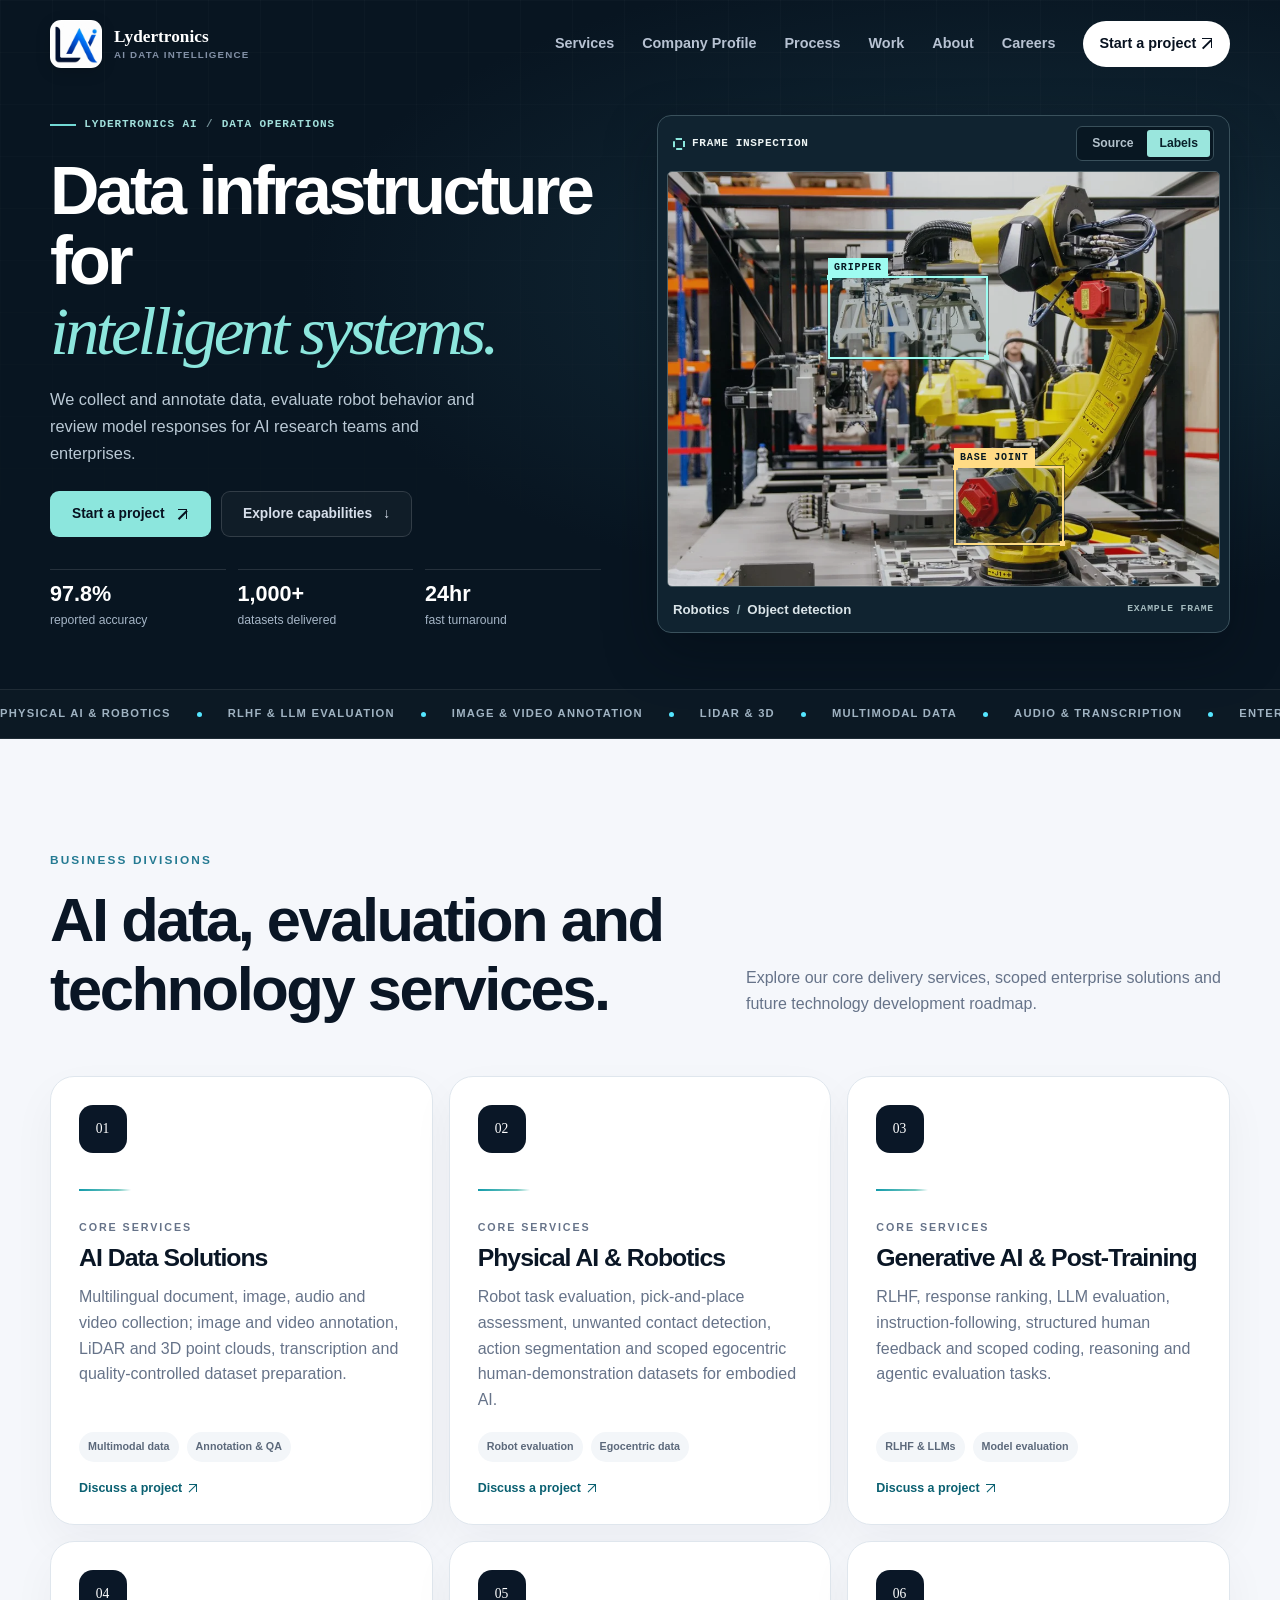
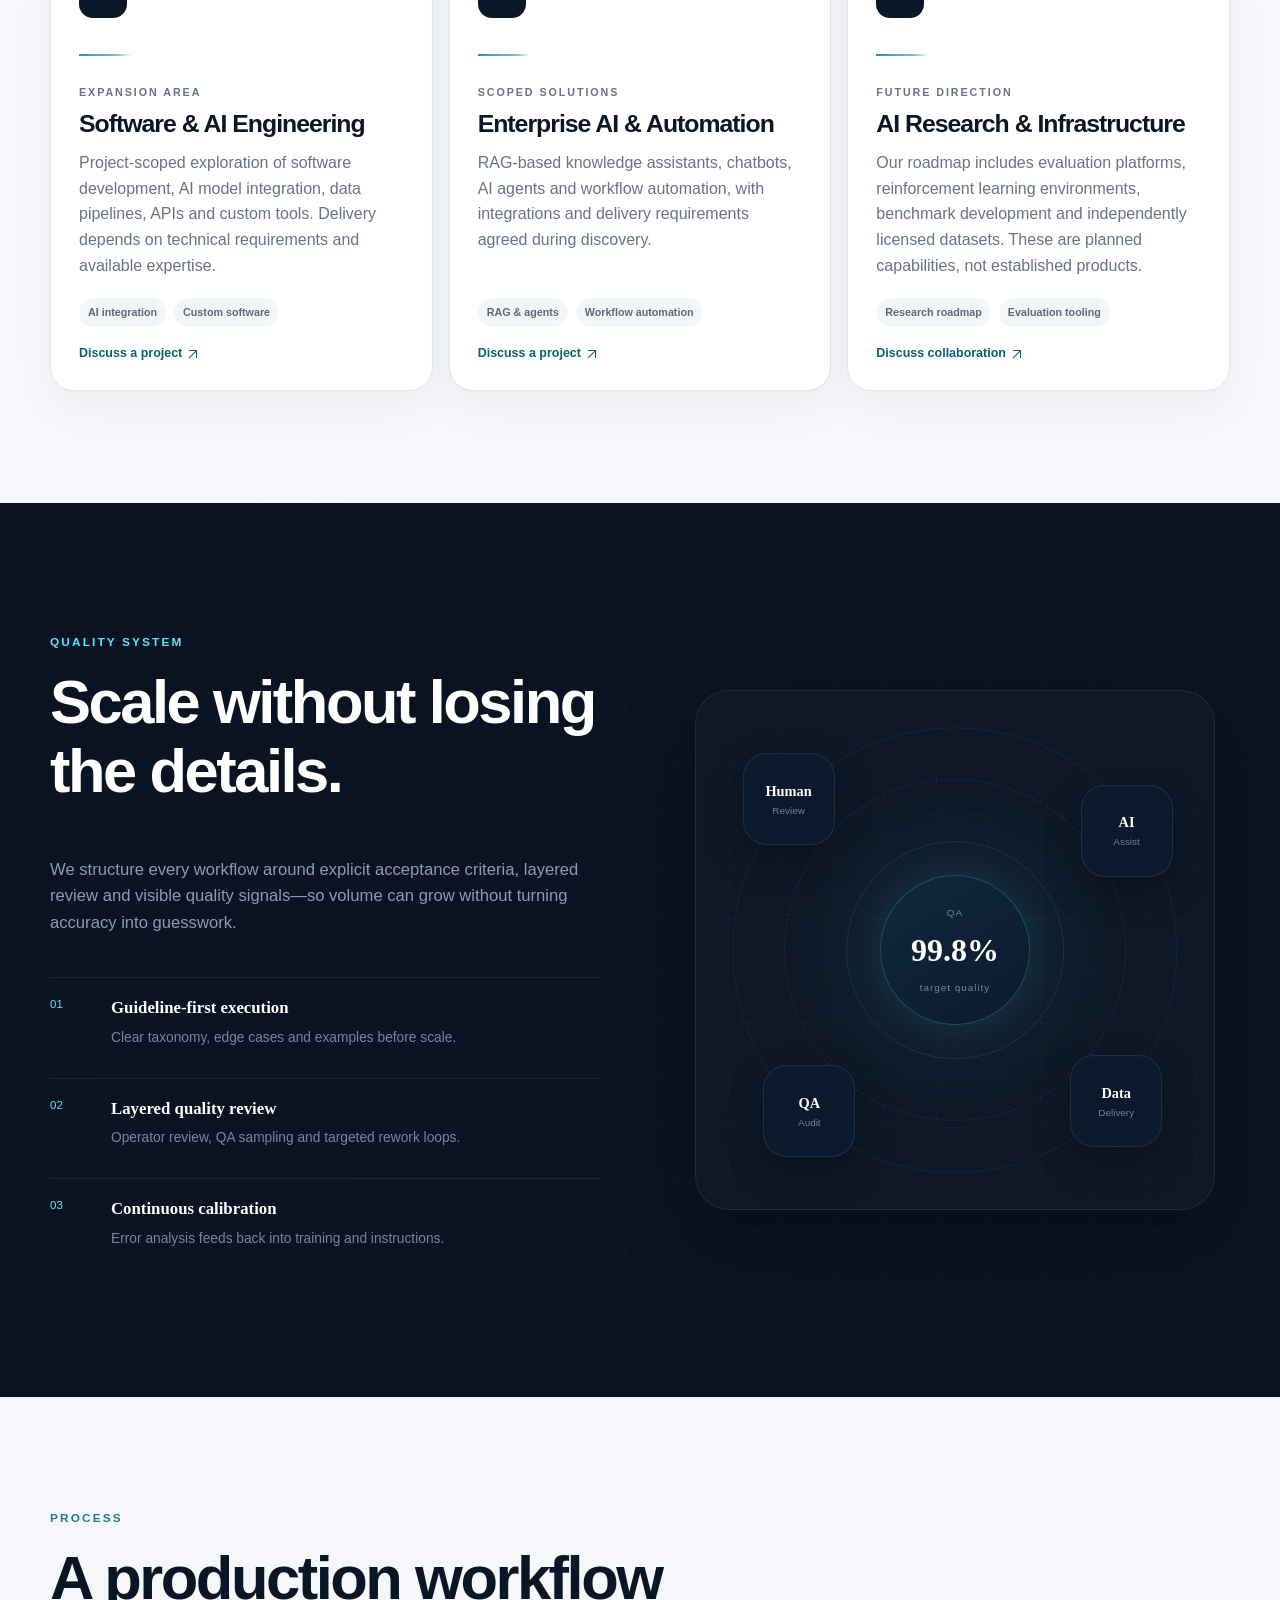
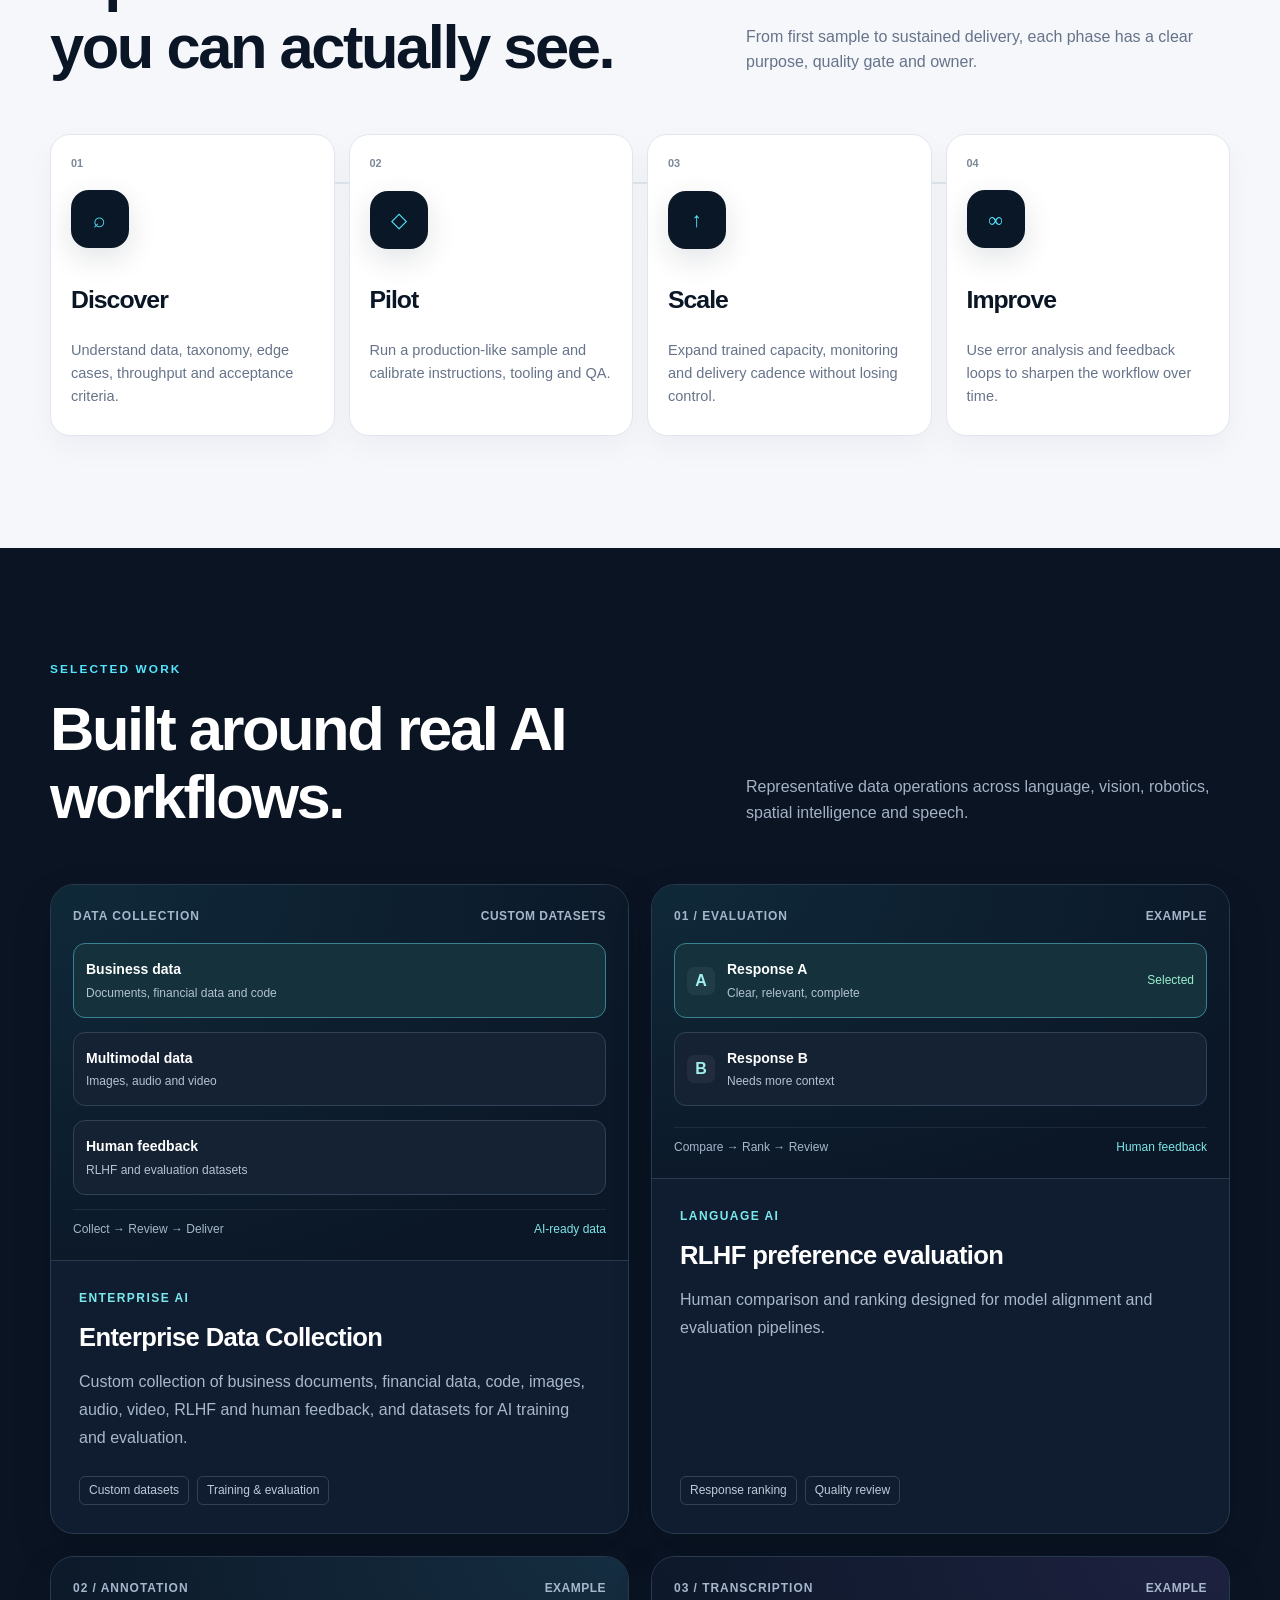
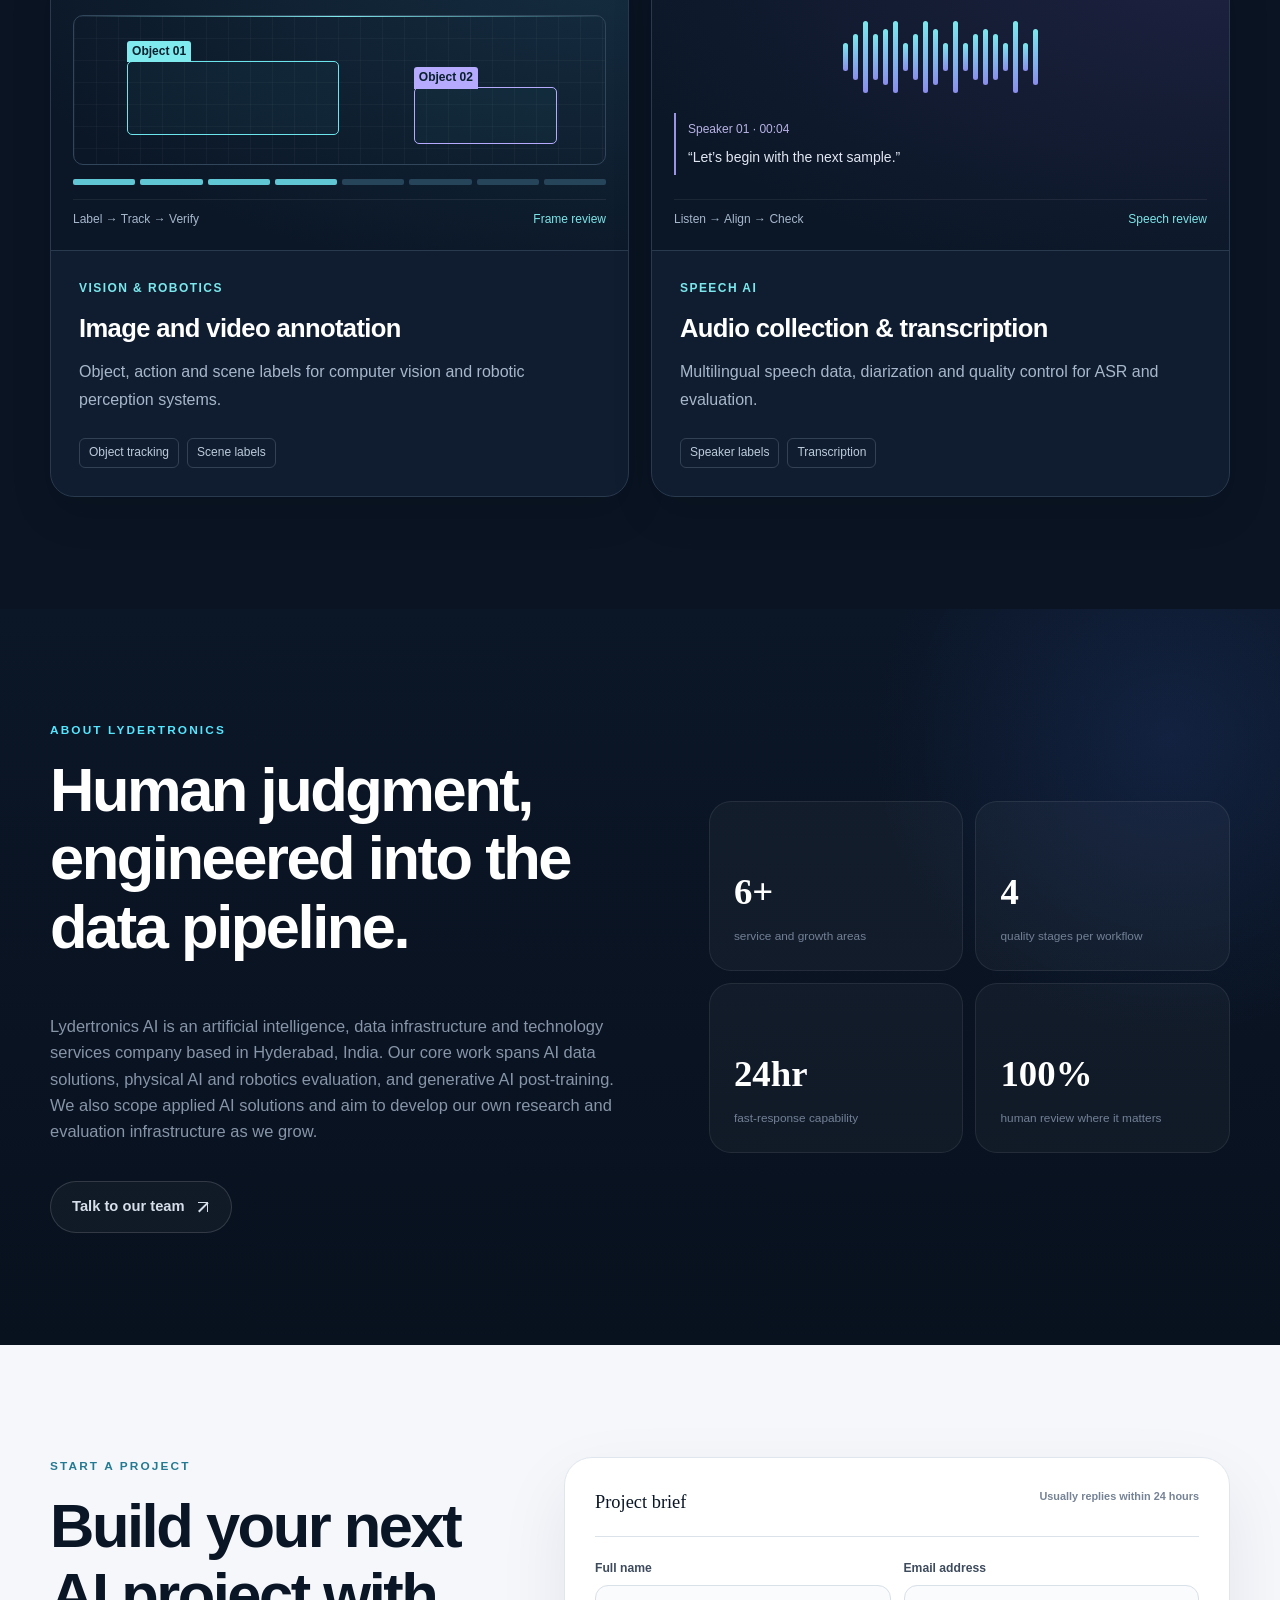
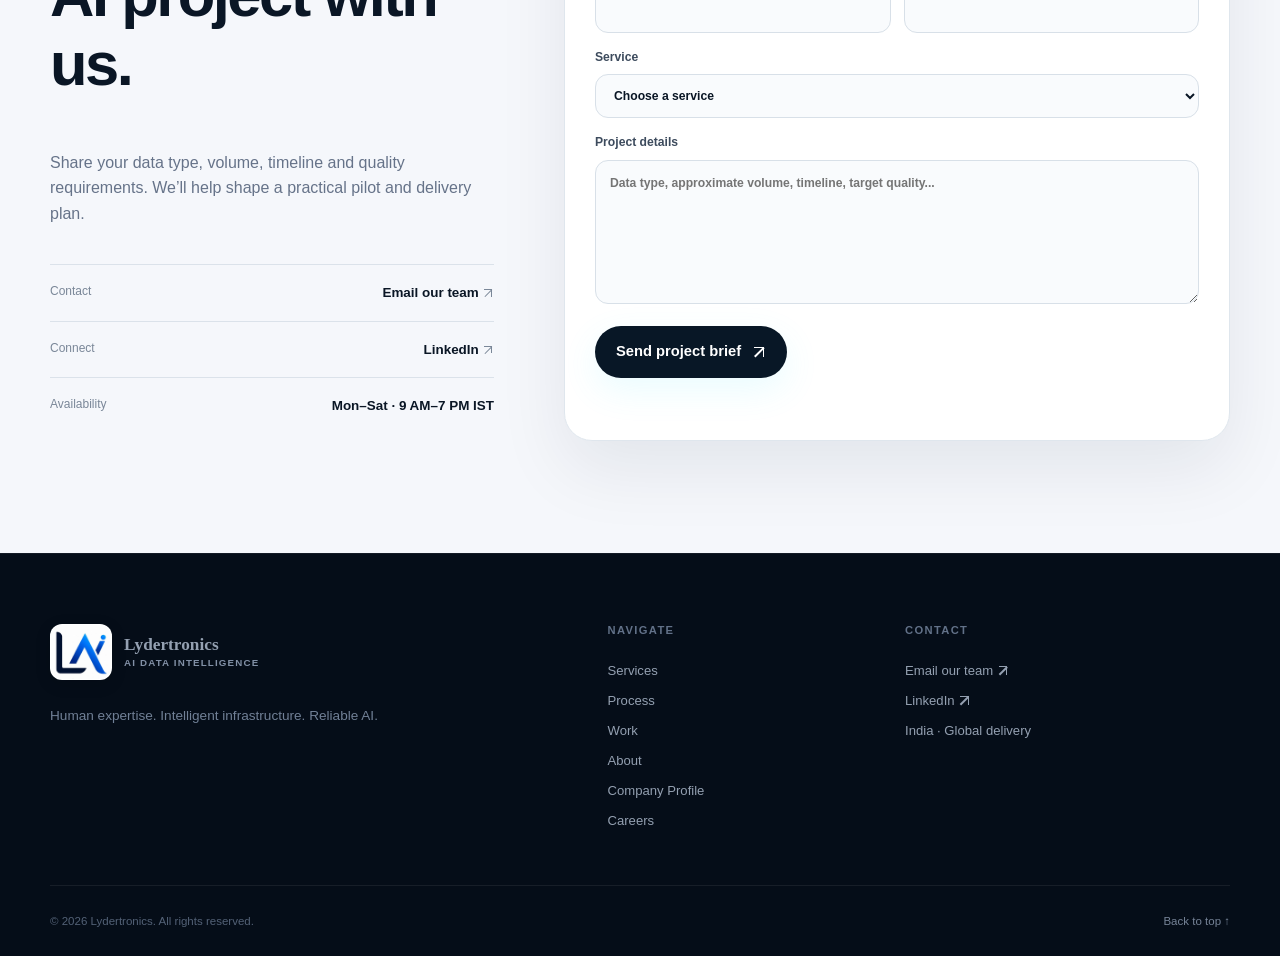
<file: index.html>
<!DOCTYPE html>
<html lang="en">
<head>
  <meta charset="UTF-8" />
  <meta name="viewport" content="width=device-width, initial-scale=1.0" />
  <title>Lydertronics AI | AI Data Infrastructure &amp; Technology Services</title>
  <meta name="description" content="Lydertronics AI provides AI training data, physical AI and robotics evaluation, LLM post-training, multimodal annotation and scoped enterprise AI solutions." />
  <meta name="keywords" content="AI data services, physical AI, robotics evaluation, RLHF, LLM evaluation, AI post-training, egocentric video, data annotation, LiDAR, multilingual data, enterprise AI, Lydertronics AI" />
  <meta name="author" content="Lydertronics" />
  <meta name="robots" content="index, follow" />
  <meta name="theme-color" content="#07111f" />
  <link rel="canonical" href="https://lydertronicsai.com/" />
  <link rel="icon" type="image/png" href="image/lydertronics-logo.png" />
  <link rel="stylesheet" href="style.css?v=20261125" />
  <link rel="stylesheet" href="navigation.css?v=20261125">
  <script defer src="navigation.js?v=20261125"></script>
</head>
<body data-page="home">
  <a class="skip-link" href="#main-content">Skip to content</a>
  <header class="site-header" id="siteHeader">
    <div class="shell nav-shell">
      <a class="brand" href="#home" aria-label="Lydertronics home">
        <span class="brand-mark brand-mark--logo"><img src="image/lydertronics-logo.png" alt="" width="528" height="480" decoding="async" /></span>
        <span class="brand-copy"><strong>Lydertronics</strong><small>AI Data Intelligence</small></span>
      </a>
      <button class="nav-toggle" id="navToggle" aria-label="Open navigation" aria-controls="mainNav" aria-expanded="false"><span></span><span></span></button>
      <nav class="main-nav" id="mainNav" aria-label="Primary navigation">
        <a href="#services">Services</a>
        <a href="company-profile.html">Company Profile</a>
        <a href="#process">Process</a>
        <a href="#work">Work</a>
        <a href="#about">About</a>
        <a href="careers.html">Careers</a>
        <a class="nav-cta" href="#contact">Start a project <span class="arrow-up" aria-hidden="true"></span></a>
      </nav>
    </div>
  </header>

  <main id="main-content" tabindex="-1">
    <section class="hero" id="home">
      <div class="hero-grid-bg" aria-hidden="true"></div>
      <div class="hero-orb orb-a" aria-hidden="true"></div>
      <div class="hero-orb orb-b" aria-hidden="true"></div>
      <div class="shell hero-layout">
        <div class="hero-copy">
          <p class="hero-kicker">Lydertronics AI <span aria-hidden="true">/</span> Data operations</p>
          <h1>Data infrastructure for <em>intelligent systems.</em></h1>
          <p class="hero-lede">We collect and annotate data, evaluate robot behavior and review model responses for AI research teams and enterprises.</p>
          <div class="hero-actions">
            <a class="button primary magnetic" href="#contact">Start a project <span class="arrow-up" aria-hidden="true"></span></a>
            <a class="button ghost" href="#services">Explore capabilities <span>↓</span></a>
          </div>
          <div class="hero-metrics">
            <div><strong>97.8%</strong><span>reported accuracy</span></div>
            <div><strong>1,000+</strong><span>datasets delivered</span></div>
            <div><strong>24hr</strong><span>fast turnaround</span></div>
          </div>
        </div>

        <figure class="frame-demo">
          <div class="frame-toolbar">
            <span class="frame-title"><i aria-hidden="true"></i> Frame inspection</span>
            <fieldset class="frame-modes">
              <legend class="visually-hidden">Annotation view</legend>
              <label><input type="radio" name="frame-view" value="source"><span>Source</span></label>
              <label><input type="radio" name="frame-view" value="labels" checked><span>Labels</span></label>
            </fieldset>
          </div>
          <!-- Workcell photograph by Freek Wolsink, Pexels photo 34207359. -->
          <div class="inspection-frame">
            <img src="image/robot-arm.webp" width="1000" height="750" fetchpriority="high" alt="Yellow industrial robot reaching over a workbench with a gripper.">
            <div class="frame-overlay" role="img" aria-label="Boxes identify the gripper and the base joint">
              <div class="object-box gripper"><span>Gripper</span></div>
              <div class="object-box joint"><span>Base joint</span></div>
              <div class="frame-sweep"></div>
            </div>
          </div>
          <figcaption><span>Robotics <i aria-hidden="true">/</i> Object detection</span><small>Example frame</small></figcaption>
        </figure>
      </div>

      <div class="ticker-wrap" aria-label="Capabilities">
        <div class="ticker-track">
          <div class="ticker-group"><span>Physical AI &amp; Robotics</span><i></i><span>RLHF &amp; LLM Evaluation</span><i></i><span>Image &amp; Video Annotation</span><i></i><span>LiDAR &amp; 3D</span><i></i><span>Multimodal Data</span><i></i><span>Audio &amp; Transcription</span><i></i><span>Enterprise AI &amp; Automation</span><i></i></div>
          <div class="ticker-group" aria-hidden="true"><span>Physical AI &amp; Robotics</span><i></i><span>RLHF &amp; LLM Evaluation</span><i></i><span>Image &amp; Video Annotation</span><i></i><span>LiDAR &amp; 3D</span><i></i><span>Multimodal Data</span><i></i><span>Audio &amp; Transcription</span><i></i><span>Enterprise AI &amp; Automation</span><i></i></div>
        </div>
      </div>
    </section>

    <section class="section light-section" id="services">
      <div class="shell">
        <div class="section-head reveal">
          <div><p class="eyebrow">BUSINESS DIVISIONS</p><h2>AI data, evaluation and technology services.</h2></div>
          <p>Explore our core delivery services, scoped enterprise solutions and future technology development roadmap.</p>
        </div>
        <div class="service-grid">
          <article class="service-card reveal"><div class="service-icon">01</div><div class="service-line"></div><p class="eyebrow" style="font-size:.67rem;margin:0 0 8px">Core services</p><h3>AI Data Solutions</h3><p>Multilingual document, image, audio and video collection; image and video annotation, LiDAR and 3D point clouds, transcription and quality-controlled dataset preparation.</p><div class="tags"><span>Multimodal data</span><span>Annotation &amp; QA</span></div><a href="#contact" data-service="AI Data Solutions" aria-label="Discuss AI Data Solutions">Discuss a project <span class="arrow-up" aria-hidden="true"></span></a></article>
          <article class="service-card reveal"><div class="service-icon">02</div><div class="service-line"></div><p class="eyebrow" style="font-size:.67rem;margin:0 0 8px">Core services</p><h3>Physical AI &amp; Robotics</h3><p>Robot task evaluation, pick-and-place assessment, unwanted contact detection, action segmentation and scoped egocentric human-demonstration datasets for embodied AI.</p><div class="tags"><span>Robot evaluation</span><span>Egocentric data</span></div><a href="#contact" data-service="Physical AI &amp; Robotics" aria-label="Discuss Physical AI &amp; Robotics">Discuss a project <span class="arrow-up" aria-hidden="true"></span></a></article>
          <article class="service-card reveal"><div class="service-icon">03</div><div class="service-line"></div><p class="eyebrow" style="font-size:.67rem;margin:0 0 8px">Core services</p><h3>Generative AI &amp; Post-Training</h3><p>RLHF, response ranking, LLM evaluation, instruction-following, structured human feedback and scoped coding, reasoning and agentic evaluation tasks.</p><div class="tags"><span>RLHF &amp; LLMs</span><span>Model evaluation</span></div><a href="#contact" data-service="Generative AI &amp; Post-Training" aria-label="Discuss Generative AI &amp; Post-Training">Discuss a project <span class="arrow-up" aria-hidden="true"></span></a></article>
          <article class="service-card reveal"><div class="service-icon">04</div><div class="service-line"></div><p class="eyebrow" style="font-size:.67rem;margin:0 0 8px">Expansion area</p><h3>Software &amp; AI Engineering</h3><p>Project-scoped exploration of software development, AI model integration, data pipelines, APIs and custom tools. Delivery depends on technical requirements and available expertise.</p><div class="tags"><span>AI integration</span><span>Custom software</span></div><a href="#contact" data-service="Software &amp; AI Engineering (scope discussion)" aria-label="Discuss Software &amp; AI Engineering">Discuss a project <span class="arrow-up" aria-hidden="true"></span></a></article>
          <article class="service-card reveal"><div class="service-icon">05</div><div class="service-line"></div><p class="eyebrow" style="font-size:.67rem;margin:0 0 8px">Scoped solutions</p><h3>Enterprise AI &amp; Automation</h3><p>RAG-based knowledge assistants, chatbots, AI agents and workflow automation, with integrations and delivery requirements agreed during discovery.</p><div class="tags"><span>RAG &amp; agents</span><span>Workflow automation</span></div><a href="#contact" data-service="Enterprise AI &amp; Automation" aria-label="Discuss Enterprise AI &amp; Automation">Discuss a project <span class="arrow-up" aria-hidden="true"></span></a></article>
          <article class="service-card reveal"><div class="service-icon">06</div><div class="service-line"></div><p class="eyebrow" style="font-size:.67rem;margin:0 0 8px">Future direction</p><h3>AI Research &amp; Infrastructure</h3><p>Our roadmap includes evaluation platforms, reinforcement learning environments, benchmark development and independently licensed datasets. These are planned capabilities, not established products.</p><div class="tags"><span>Research roadmap</span><span>Evaluation tooling</span></div><a href="#contact" data-service="AI Research &amp; Infrastructure (roadmap collaboration)" aria-label="Discuss AI Research &amp; Infrastructure">Discuss collaboration <span class="arrow-up" aria-hidden="true"></span></a></article>
        </div>
      </div>
    </section>

    <section class="section dark-section performance-section">
      <div class="performance-grid-bg" aria-hidden="true"></div>
      <div class="shell performance-grid">
        <div class="performance-copy reveal">
          <p class="eyebrow light">QUALITY SYSTEM</p>
          <h2>Scale without losing the details.</h2>
          <p>We structure every workflow around explicit acceptance criteria, layered review and visible quality signals—so volume can grow without turning accuracy into guesswork.</p>
          <div class="quality-points">
            <div><span>01</span><strong>Guideline-first execution</strong><p>Clear taxonomy, edge cases and examples before scale.</p></div>
            <div><span>02</span><strong>Layered quality review</strong><p>Operator review, QA sampling and targeted rework loops.</p></div>
            <div><span>03</span><strong>Continuous calibration</strong><p>Error analysis feeds back into training and instructions.</p></div>
          </div>
        </div>
        <div class="performance-visual reveal">
          <div class="orbit-ui tilt-card">
            <div class="orbit-ring ring-1"></div><div class="orbit-ring ring-2"></div><div class="orbit-ring ring-3"></div>
            <div class="orbit-core"><span>QA</span><strong>99.8%</strong><small>target quality</small></div>
            <div class="orbit-node node-a"><b>Human</b><span>Review</span></div>
            <div class="orbit-node node-b"><b>AI</b><span>Assist</span></div>
            <div class="orbit-node node-c"><b>QA</b><span>Audit</span></div>
            <div class="orbit-node node-d"><b>Data</b><span>Delivery</span></div>
          </div>
        </div>
      </div>
    </section>

    <section class="section light-section" id="process">
      <div class="shell">
        <div class="section-head reveal">
          <div><p class="eyebrow">PROCESS</p><h2>A production workflow you can actually see.</h2></div>
          <p>From first sample to sustained delivery, each phase has a clear purpose, quality gate and owner.</p>
        </div>
        <div class="process-wrap">
          <div class="process-progress" aria-hidden="true"><span id="processFill"></span></div>
          <div class="process-cards">
            <article class="process-card reveal"><span class="process-num">01</span><div class="process-icon">⌕</div><h3>Discover</h3><p>Understand data, taxonomy, edge cases, throughput and acceptance criteria.</p></article>
            <article class="process-card reveal"><span class="process-num">02</span><div class="process-icon">◇</div><h3>Pilot</h3><p>Run a production-like sample and calibrate instructions, tooling and QA.</p></article>
            <article class="process-card reveal"><span class="process-num">03</span><div class="process-icon" aria-hidden="true">↑</div><h3>Scale</h3><p>Expand trained capacity, monitoring and delivery cadence without losing control.</p></article>
            <article class="process-card reveal"><span class="process-num">04</span><div class="process-icon">∞</div><h3>Improve</h3><p>Use error analysis and feedback loops to sharpen the workflow over time.</p></article>
          </div>
        </div>
      </div>
    </section>

    <section class="section work-section" id="work">
      <div class="shell">
        <div class="section-head reveal">
          <div><p class="eyebrow light">SELECTED WORK</p><h2>Built around real AI workflows.</h2></div>
          <p>Representative data operations across language, vision, robotics, spatial intelligence and speech.</p>
        </div>
        <div class="work-grid">
          <article class="work-card reveal">
            <div class="work-visual" role="img" aria-label="Custom enterprise data collection covering business data, media, and human feedback">
              <div class="demo-head"><span>DATA COLLECTION</span><span>CUSTOM DATASETS</span></div>
              <div class="evaluation-row"><div><strong>Business data</strong><span>Documents, financial data and code</span></div></div>
              <div class="evaluation-row secondary"><div><strong>Multimodal data</strong><span>Images, audio and video</span></div></div>
              <div class="evaluation-row secondary"><div><strong>Human feedback</strong><span>RLHF and evaluation datasets</span></div></div>
              <div class="demo-foot"><span>Collect → Review → Deliver</span><span class="demo-accent">AI-ready data</span></div>
            </div>
            <div class="work-copy"><span>ENTERPRISE AI</span><h3>Enterprise Data Collection</h3><p>Custom collection of business documents, financial data, code, images, audio, video, RLHF and human feedback, and datasets for AI training and evaluation.</p><div class="work-tags"><span>Custom datasets</span><span>Training &amp; evaluation</span></div></div>
          </article>
          <article class="work-card reveal">
            <div class="work-visual visual-rlhf" role="img" aria-label="Example evaluation comparing two model responses for clarity and relevance">
              <div class="demo-head"><span>01 / EVALUATION</span><span>EXAMPLE</span></div>
              <div class="evaluation-row"><span class="response-id">A</span><div><strong>Response A</strong><span>Clear, relevant, complete</span></div><span class="review-choice">Selected</span></div>
              <div class="evaluation-row secondary"><span class="response-id">B</span><div><strong>Response B</strong><span>Needs more context</span></div></div>
              <div class="demo-foot"><span>Compare → Rank → Review</span><span class="demo-accent">Human feedback</span></div>
            </div>
            <div class="work-copy"><span>LANGUAGE AI</span><h3>RLHF preference evaluation</h3><p>Human comparison and ranking designed for model alignment and evaluation pipelines.</p><div class="work-tags"><span>Response ranking</span><span>Quality review</span></div></div>
          </article>
          <article class="work-card reveal">
            <div class="work-visual visual-vision" role="img" aria-label="Example annotation interface with object regions, a frame timeline, and reviewed labels">
              <div class="demo-head"><span>02 / ANNOTATION</span><span>EXAMPLE</span></div>
              <div class="annotation-canvas"><div class="vision-box vb1"><span>Object 01</span></div><div class="vision-box vb2"><span>Object 02</span></div><div class="vision-scan"></div></div>
              <div class="frame-timeline" aria-hidden="true"><i></i><i></i><i></i><i></i><i></i><i></i><i></i><i></i></div>
              <div class="demo-foot"><span>Label → Track → Verify</span><span class="demo-accent">Frame review</span></div>
            </div>
            <div class="work-copy"><span>VISION &amp; ROBOTICS</span><h3>Image and video annotation</h3><p>Object, action and scene labels for computer vision and robotic perception systems.</p><div class="work-tags"><span>Object tracking</span><span>Scene labels</span></div></div>
          </article>
          <article class="work-card reveal">
            <div class="work-visual visual-audio" role="img" aria-label="Example speech waveform aligned with a speaker transcript">
              <div class="demo-head"><span>03 / TRANSCRIPTION</span><span>EXAMPLE</span></div>
              <div class="audio-bars" aria-hidden="true"><i></i><i></i><i></i><i></i><i></i><i></i><i></i><i></i><i></i><i></i><i></i><i></i><i></i><i></i><i></i><i></i><i></i><i></i><i></i><i></i></div>
              <div class="transcript-line"><span>Speaker 01 · 00:04</span><p>“Let’s begin with the next sample.”</p></div>
              <div class="demo-foot"><span>Listen → Align → Check</span><span class="demo-accent">Speech review</span></div>
            </div>
            <div class="work-copy"><span>SPEECH AI</span><h3>Audio collection &amp; transcription</h3><p>Multilingual speech data, diarization and quality control for ASR and evaluation.</p><div class="work-tags"><span>Speaker labels</span><span>Transcription</span></div></div>
          </article>
        </div>
      </div>
    </section>

    <section class="section about-section" id="about">
      <div class="about-glow" aria-hidden="true"></div>
      <div class="shell about-grid">
        <div class="about-copy reveal">
          <p class="eyebrow light">ABOUT LYDERTRONICS</p>
          <h2>Human judgment, engineered into the data pipeline.</h2>
          <p>Lydertronics AI is an artificial intelligence, data infrastructure and technology services company based in Hyderabad, India. Our core work spans AI data solutions, physical AI and robotics evaluation, and generative AI post-training. We also scope applied AI solutions and aim to develop our own research and evaluation infrastructure as we grow.</p>
          <a class="button ghost light-ghost" href="#contact">Talk to our team <span class="arrow-up" aria-hidden="true"></span></a>
        </div>
        <div class="about-stats reveal">
          <div><strong>6+</strong><span>service and growth areas</span></div>
          <div><strong>4</strong><span>quality stages per workflow</span></div>
          <div><strong>24hr</strong><span>fast-response capability</span></div>
          <div><strong>100%</strong><span>human review where it matters</span></div>
        </div>
      </div>
    </section>

    <section class="section contact-section" id="contact">
      <div class="shell contact-grid">
        <div class="contact-copy reveal">
          <p class="eyebrow">START A PROJECT</p>
          <h2>Build your next AI project with us.</h2>
          <p>Share your data type, volume, timeline and quality requirements. We’ll help shape a practical pilot and delivery plan.</p>
          <div class="contact-list">
            <a href="mailto:contact@lydertronicsai.com"><span>Contact</span><strong>Email our team <span class="arrow-up" aria-hidden="true"></span></strong></a>
            <a href="https://www.linkedin.com/company/lydertronics-ai/" target="_blank" rel="noopener noreferrer"><span>Connect</span><strong>LinkedIn <span class="arrow-up" aria-hidden="true"></span></strong></a>
            <div><span>Availability</span><strong>Mon–Sat · 9 AM–7 PM IST</strong></div>
          </div>
        </div>
        <form class="contact-form reveal" id="contactForm" action="https://formspree.io/f/xvzvbgwo" method="post">
          <input type="hidden" name="form_type" value="Project Enquiry">
          <input type="hidden" name="source" value="Lydertronics Website">
          <div class="form-head"><span>Project brief</span><b>Usually replies within 24 hours</b></div>
          <div class="form-row"><label>Full name<input id="fname" name="name" type="text" autocomplete="name" required /></label><label>Email address<input id="femail" name="email" type="email" autocomplete="email" required /></label></div>
          <label>Service<select id="fservice" name="service" required><option value="">Choose a service</option><option>AI Data Solutions</option><option>Physical AI &amp; Robotics</option><option>Generative AI &amp; Post-Training</option><option>Software &amp; AI Engineering (scope discussion)</option><option>Enterprise AI &amp; Automation</option><option>AI Research &amp; Infrastructure (roadmap collaboration)</option><option>Other</option></select></label>
          <label>Project details<textarea id="fmsg" name="message" rows="6" placeholder="Data type, approximate volume, timeline, target quality..." required></textarea></label>
          <button class="button primary submit-button magnetic" type="submit">Send project brief <span class="arrow-up" aria-hidden="true"></span></button>
          <p class="form-status" id="formStatus" role="status" aria-live="polite"></p>
        </form>
      </div>
    </section>
  </main>

  <footer class="site-footer">
    <div class="shell footer-grid">
      <div><a class="brand footer-brand" href="#home"><span class="brand-mark brand-mark--logo"><img src="image/lydertronics-logo.png" alt="" width="528" height="480" decoding="async" /></span><span class="brand-copy"><strong>Lydertronics</strong><small>AI Data Intelligence</small></span></a><p>Human expertise. Intelligent infrastructure. Reliable AI.</p></div>
      <div><h4>Navigate</h4><a href="#services">Services</a><a href="#process">Process</a><a href="#work">Work</a><a href="#about">About</a><a href="company-profile.html">Company Profile</a><a href="careers.html">Careers</a></div>
      <div><h4>Contact</h4><a href="mailto:contact@lydertronicsai.com">Email our team <span class="arrow-up" aria-hidden="true"></span></a><a href="https://www.linkedin.com/company/lydertronics-ai/" target="_blank" rel="noopener noreferrer">LinkedIn <span class="arrow-up" aria-hidden="true"></span></a><span>India · Global delivery</span></div>
    </div>
    <div class="shell footer-bottom"><span>© <span data-year></span> Lydertronics. All rights reserved.</span><a href="#home">Back to top ↑</a></div>
  </footer>

  <script src="script.js?v=20261125"></script>
</body>
</html>
</file>
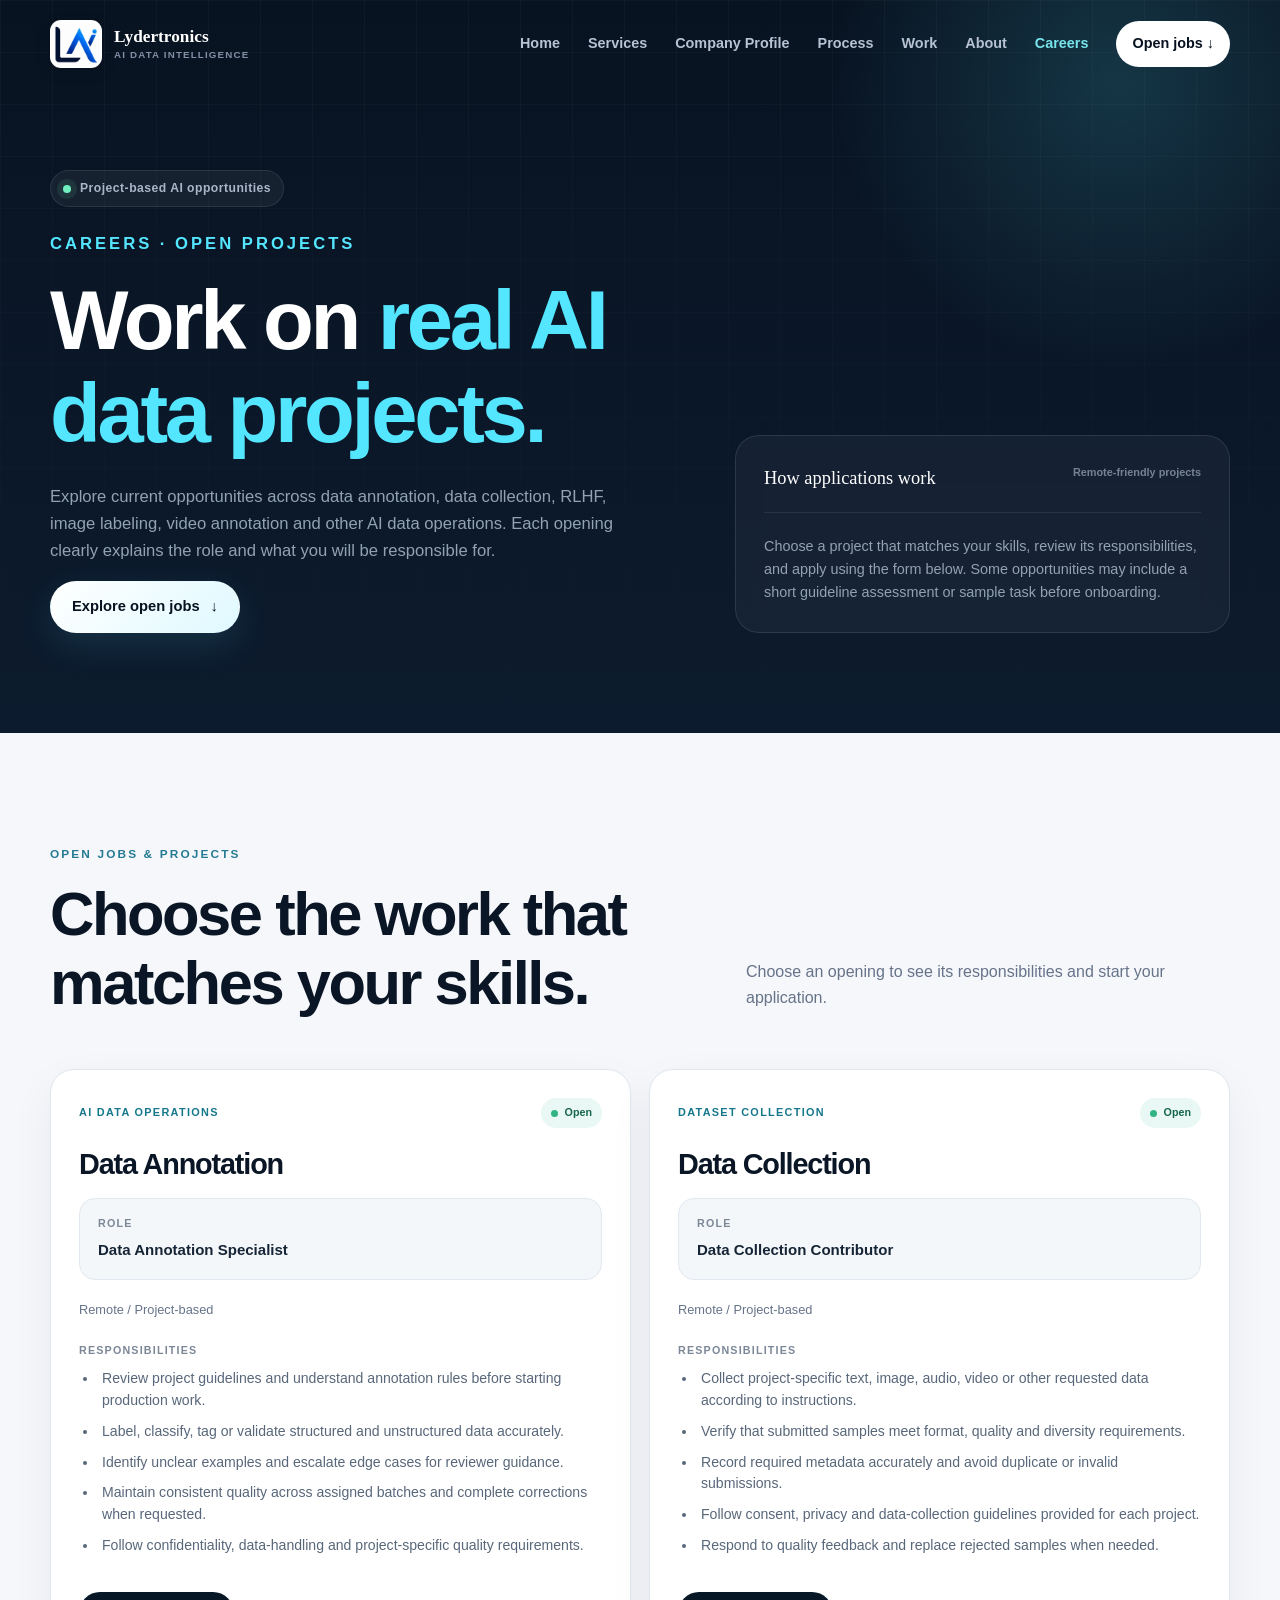
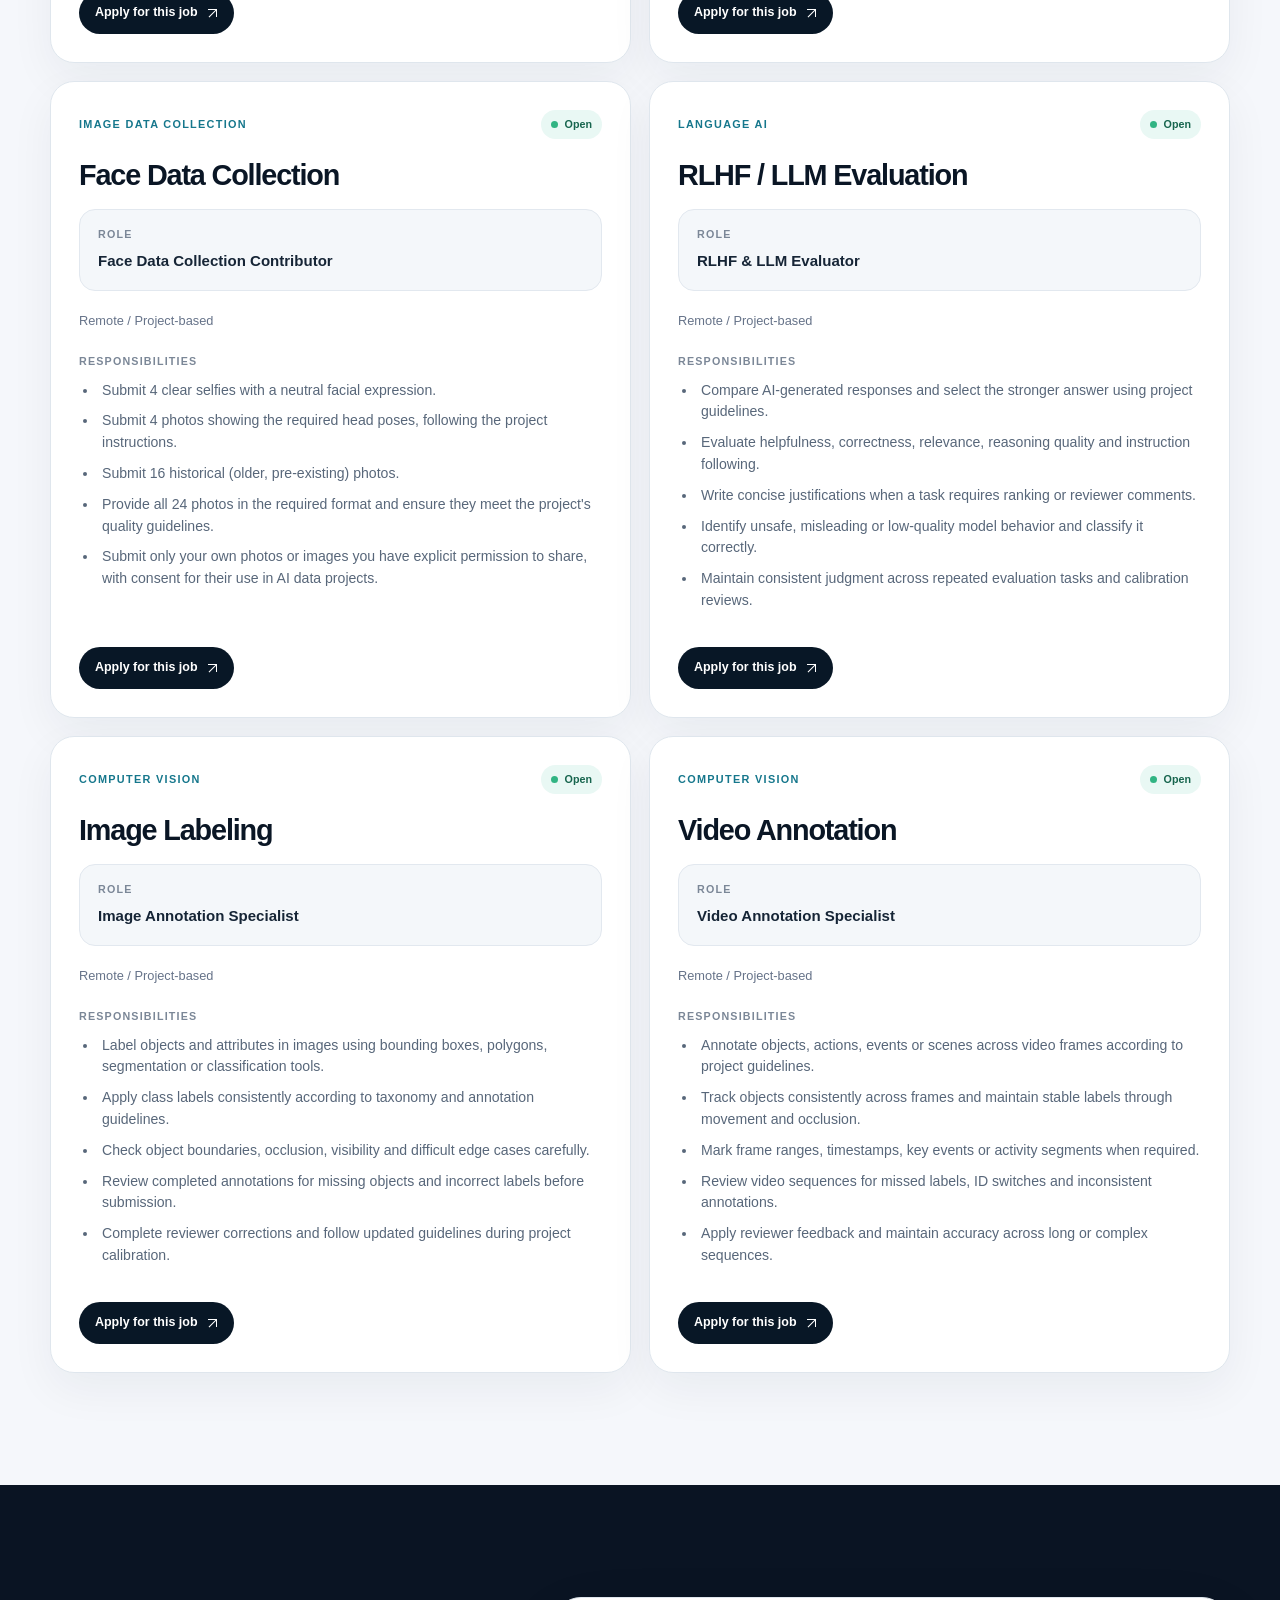
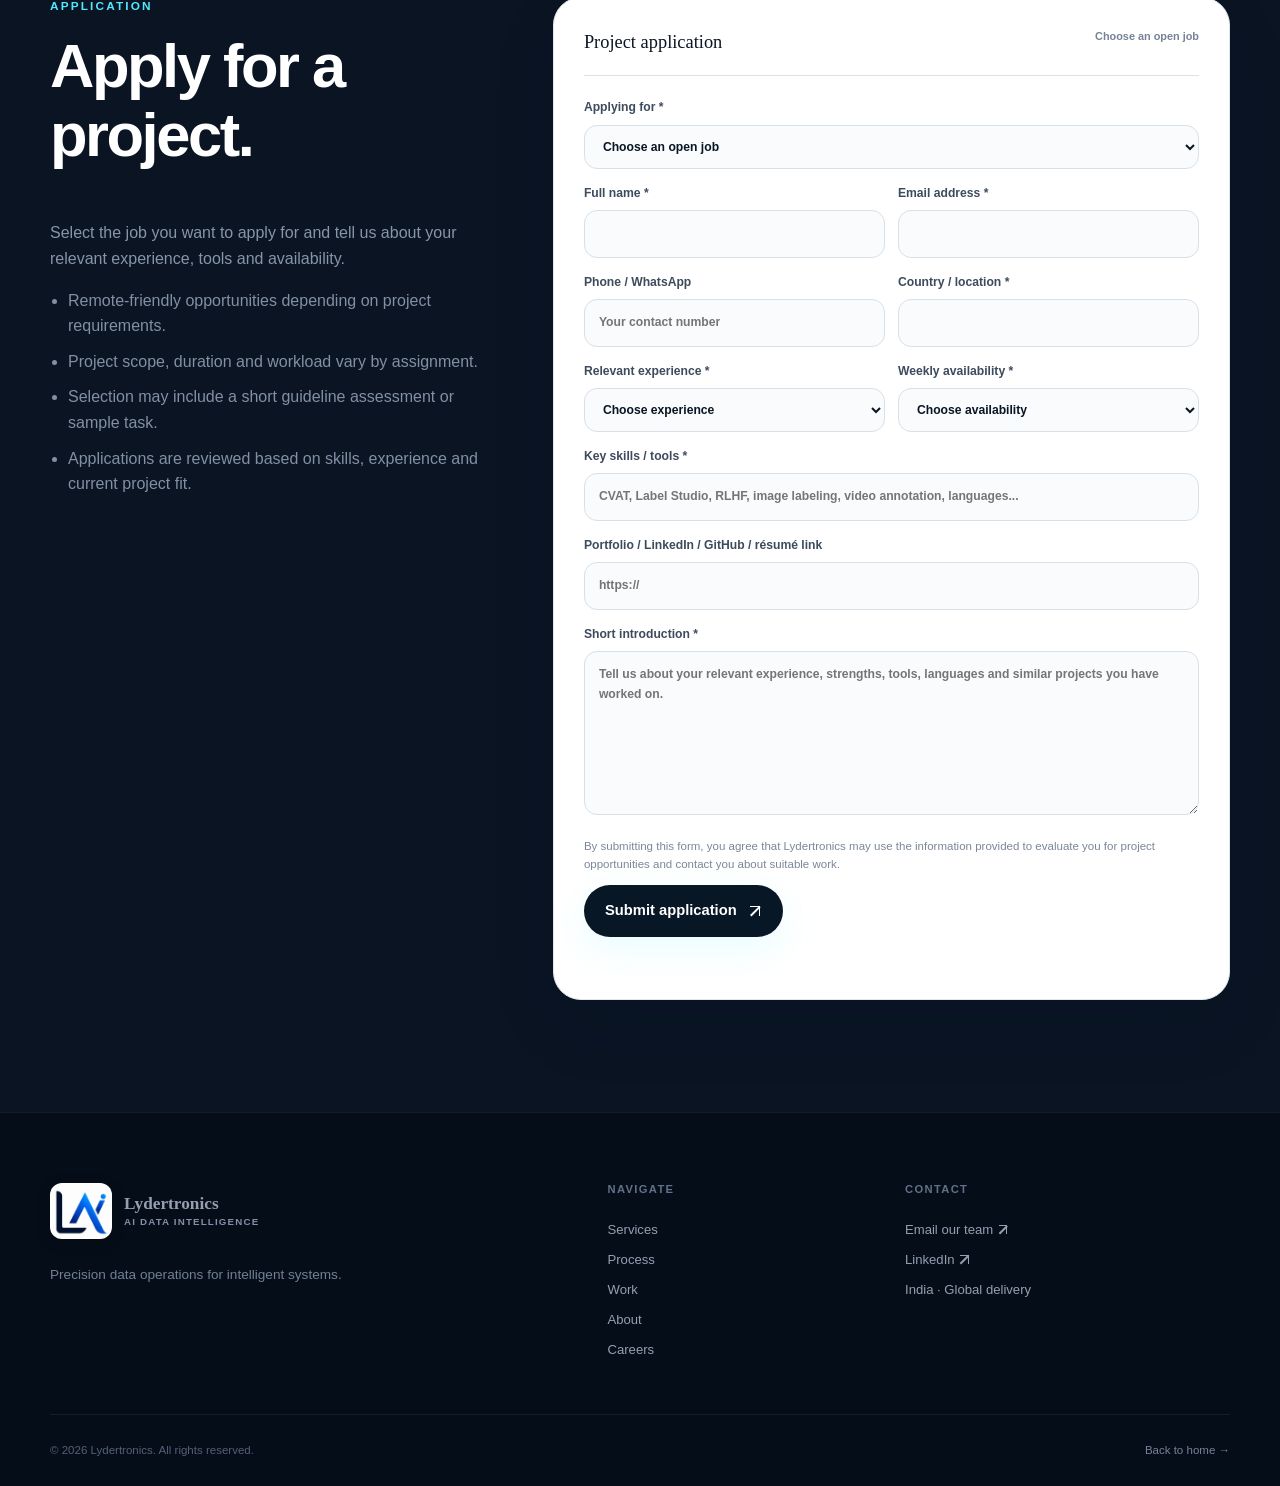
<file: careers.html>
<!DOCTYPE html>
<html lang="en">
<head>
  <meta charset="UTF-8" />
  <meta name="viewport" content="width=device-width, initial-scale=1.0" />
  <title>Careers & AI Data Projects | Lydertronics</title>
  <meta name="description" content="Explore project-based opportunities at Lydertronics across data annotation, data collection, RLHF, image labeling, video annotation and related AI data work." />
  <meta name="robots" content="index, follow" />
  <meta name="theme-color" content="#07111f" />
  <link rel="canonical" href="https://lydertronicsai.com/careers.html" />
  <link rel="icon" type="image/png" href="image/lydertronics-logo.png" />
  <link rel="stylesheet" href="style.css?v=20261125" />
  <link rel="stylesheet" href="careers-jobs.css?v=20260905-2" />
  <link rel="stylesheet" href="navigation.css?v=20261125">
  <script defer src="navigation.js?v=20261125"></script>
</head>
<body data-page="careers">
  <a class="skip-link" href="#main-content">Skip to content</a>
  <header class="site-header scrolled" id="siteHeader">
    <div class="shell nav-shell">
      <a class="brand" href="index.html" aria-label="Lydertronics home"><span class="brand-mark brand-mark--logo"><img src="image/lydertronics-logo.png" alt="" width="528" height="480" decoding="async" /></span><span class="brand-copy"><strong>Lydertronics</strong><small>AI Data Intelligence</small></span></a>
      <button class="nav-toggle" id="navToggle" aria-label="Open navigation" aria-controls="mainNav" aria-expanded="false"><span></span><span></span></button>
      <nav class="main-nav" id="mainNav" aria-label="Primary navigation">
        <a href="index.html">Home</a>
        <a href="index.html#services">Services</a>
        <a href="company-profile.html">Company Profile</a>
        <a href="index.html#process">Process</a>
        <a href="index.html#work">Work</a>
        <a href="index.html#about">About</a>
        <a href="careers.html" aria-current="page">Careers</a>
        <a class="nav-cta" href="#open-jobs">Open jobs <span>↓</span></a>
      </nav>
    </div>
  </header>

  <main id="main-content" tabindex="-1" class="inner-page">
    <section class="page-hero">
      <div class="shell page-hero-grid">
        <div>
          <div class="status-pill"><span></span> Project-based AI opportunities</div>
          <p class="eyebrow light" style="margin-top:24px">CAREERS · OPEN PROJECTS</p>
          <h1>Work on <em>real AI data projects.</em></h1>
          <p>Explore current opportunities across data annotation, data collection, RLHF, image labeling, video annotation and other AI data operations. Each opening clearly explains the role and what you will be responsible for.</p>
          <a class="button primary magnetic" href="#open-jobs">Explore open jobs <span>↓</span></a>
        </div>
        <aside class="page-note reveal tilt-card">
          <div class="form-head" style="border-color:rgba(255,255,255,.08)"><span style="color:#fff">How applications work</span><b>Remote-friendly projects</b></div>
          <p>Choose a project that matches your skills, review its responsibilities, and apply using the form below. Some opportunities may include a short guideline assessment or sample task before onboarding.</p>
        </aside>
      </div>
    </section>

    <section class="section jobs-section" id="open-jobs">
      <div class="shell">
        <div class="section-head reveal">
          <div class="jobs-intro"><p class="eyebrow">OPEN JOBS & PROJECTS</p><h2>Choose the work that matches your skills.</h2></div>
          <p>Choose an opening to see its responsibilities and start your application.</p>
        </div>
        <noscript><style>#jobsGrid,#apply{display:none}</style><p>For current openings and applications, <a href="mailto:contact@lydertronicsai.com">email our team</a>.</p></noscript>
        <div class="jobs-grid" id="jobsGrid" aria-live="polite">
          <div class="jobs-loading">Loading current opportunities…</div>
        </div>
      </div>
    </section>

    <section class="section apply-section" id="apply">
      <div class="shell apply-grid">
        <div class="apply-copy reveal">
          <p class="eyebrow light">APPLICATION</p>
          <h2>Apply for a project.</h2>
          <p>Select the job you want to apply for and tell us about your relevant experience, tools and availability.</p>
          <ul>
            <li>Remote-friendly opportunities depending on project requirements.</li>
            <li>Project scope, duration and workload vary by assignment.</li>
            <li>Selection may include a short guideline assessment or sample task.</li>
            <li>Applications are reviewed based on skills, experience and current project fit.</li>
          </ul>
        </div>

        <form class="application-form reveal" id="freelancerForm" action="https://formspree.io/f/xvzvbgwo" method="post">
          <div class="form-head"><span>Project application</span><b>Choose an open job</b></div>
          <p class="selected-job-note" id="selectedJobNote"></p>

          <label>Applying for *
            <select name="job" id="jobSelect" required>
              <option value="">Choose an open job</option>
            </select>
          </label>

          <div class="form-row">
            <label>Full name *<input name="name" type="text" autocomplete="name" required /></label>
            <label>Email address *<input name="email" type="email" autocomplete="email" required /></label>
          </div>
          <div class="form-row">
            <label>Phone / WhatsApp<input name="phone" type="tel" autocomplete="tel" placeholder="Your contact number" /></label>
            <label>Country / location *<input name="location" type="text" autocomplete="country-name" required /></label>
          </div>
          <div class="form-row">
            <label>Relevant experience *
              <select name="experience" required>
                <option value="">Choose experience</option>
                <option>Less than 1 year</option>
                <option>1–2 years</option>
                <option>2–4 years</option>
                <option>4+ years</option>
              </select>
            </label>
            <label>Weekly availability *
              <select name="availability" required>
                <option value="">Choose availability</option>
                <option>Under 10 hours/week</option>
                <option>10–20 hours/week</option>
                <option>20–30 hours/week</option>
                <option>30–40 hours/week</option>
                <option>40+ hours/week</option>
              </select>
            </label>
          </div>
          <label>Key skills / tools *<input name="skills" type="text" placeholder="CVAT, Label Studio, RLHF, image labeling, video annotation, languages..." required /></label>
          <label>Portfolio / LinkedIn / GitHub / résumé link<input name="profile_url" type="url" placeholder="https://" /></label>
          <label>Short introduction *<textarea name="message" rows="7" placeholder="Tell us about your relevant experience, strengths, tools, languages and similar projects you have worked on." required></textarea></label>
          <p class="form-note">By submitting this form, you agree that Lydertronics may use the information provided to evaluate you for project opportunities and contact you about suitable work.</p>
          <button class="button primary submit-button magnetic" type="submit">Submit application <span class="arrow-up" aria-hidden="true"></span></button>
          <p class="form-status" id="freelancerStatus" role="status" aria-live="polite"></p>
        </form>
      </div>
    </section>
  </main>

  <footer class="site-footer">
    <div class="shell footer-grid">
      <div><a class="brand footer-brand" href="index.html"><span class="brand-mark brand-mark--logo"><img src="image/lydertronics-logo.png" alt="" width="528" height="480" decoding="async" /></span><span class="brand-copy"><strong>Lydertronics</strong><small>AI Data Intelligence</small></span></a><p>Precision data operations for intelligent systems.</p></div>
      <div><h4>Navigate</h4><a href="index.html#services">Services</a><a href="index.html#process">Process</a><a href="index.html#work">Work</a><a href="index.html#about">About</a><a href="careers.html" aria-current="page">Careers</a></div>
      <div><h4>Contact</h4><a href="mailto:contact@lydertronicsai.com">Email our team <span class="arrow-up" aria-hidden="true"></span></a><a href="https://www.linkedin.com/company/lydertronics-ai/" target="_blank" rel="noopener noreferrer">LinkedIn <span class="arrow-up" aria-hidden="true"></span></a><span>India · Global delivery</span></div>
    </div>
    <div class="shell footer-bottom"><span>© <span data-year></span> Lydertronics. All rights reserved.</span><a href="index.html">Back to home →</a></div>
  </footer>

  <script src="script.js?v=20261125"></script>
</body>
</html>
</file>
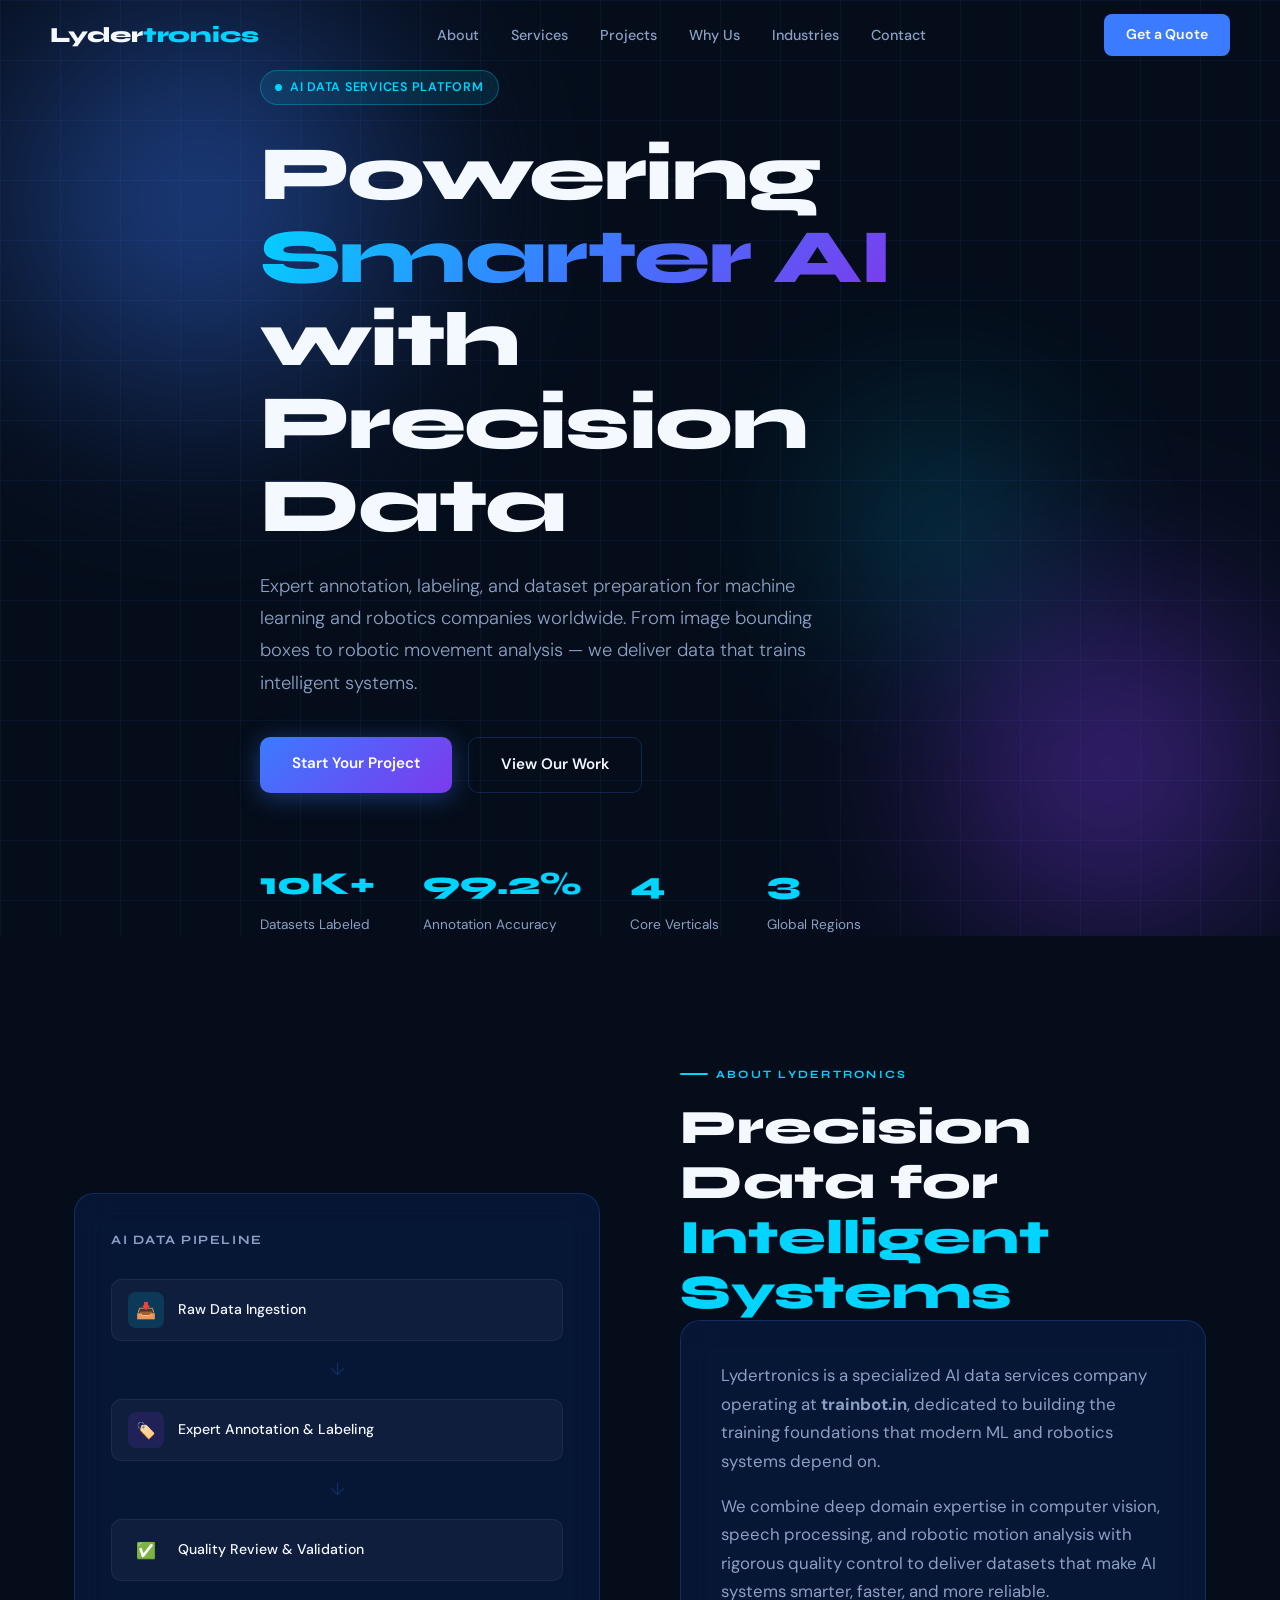
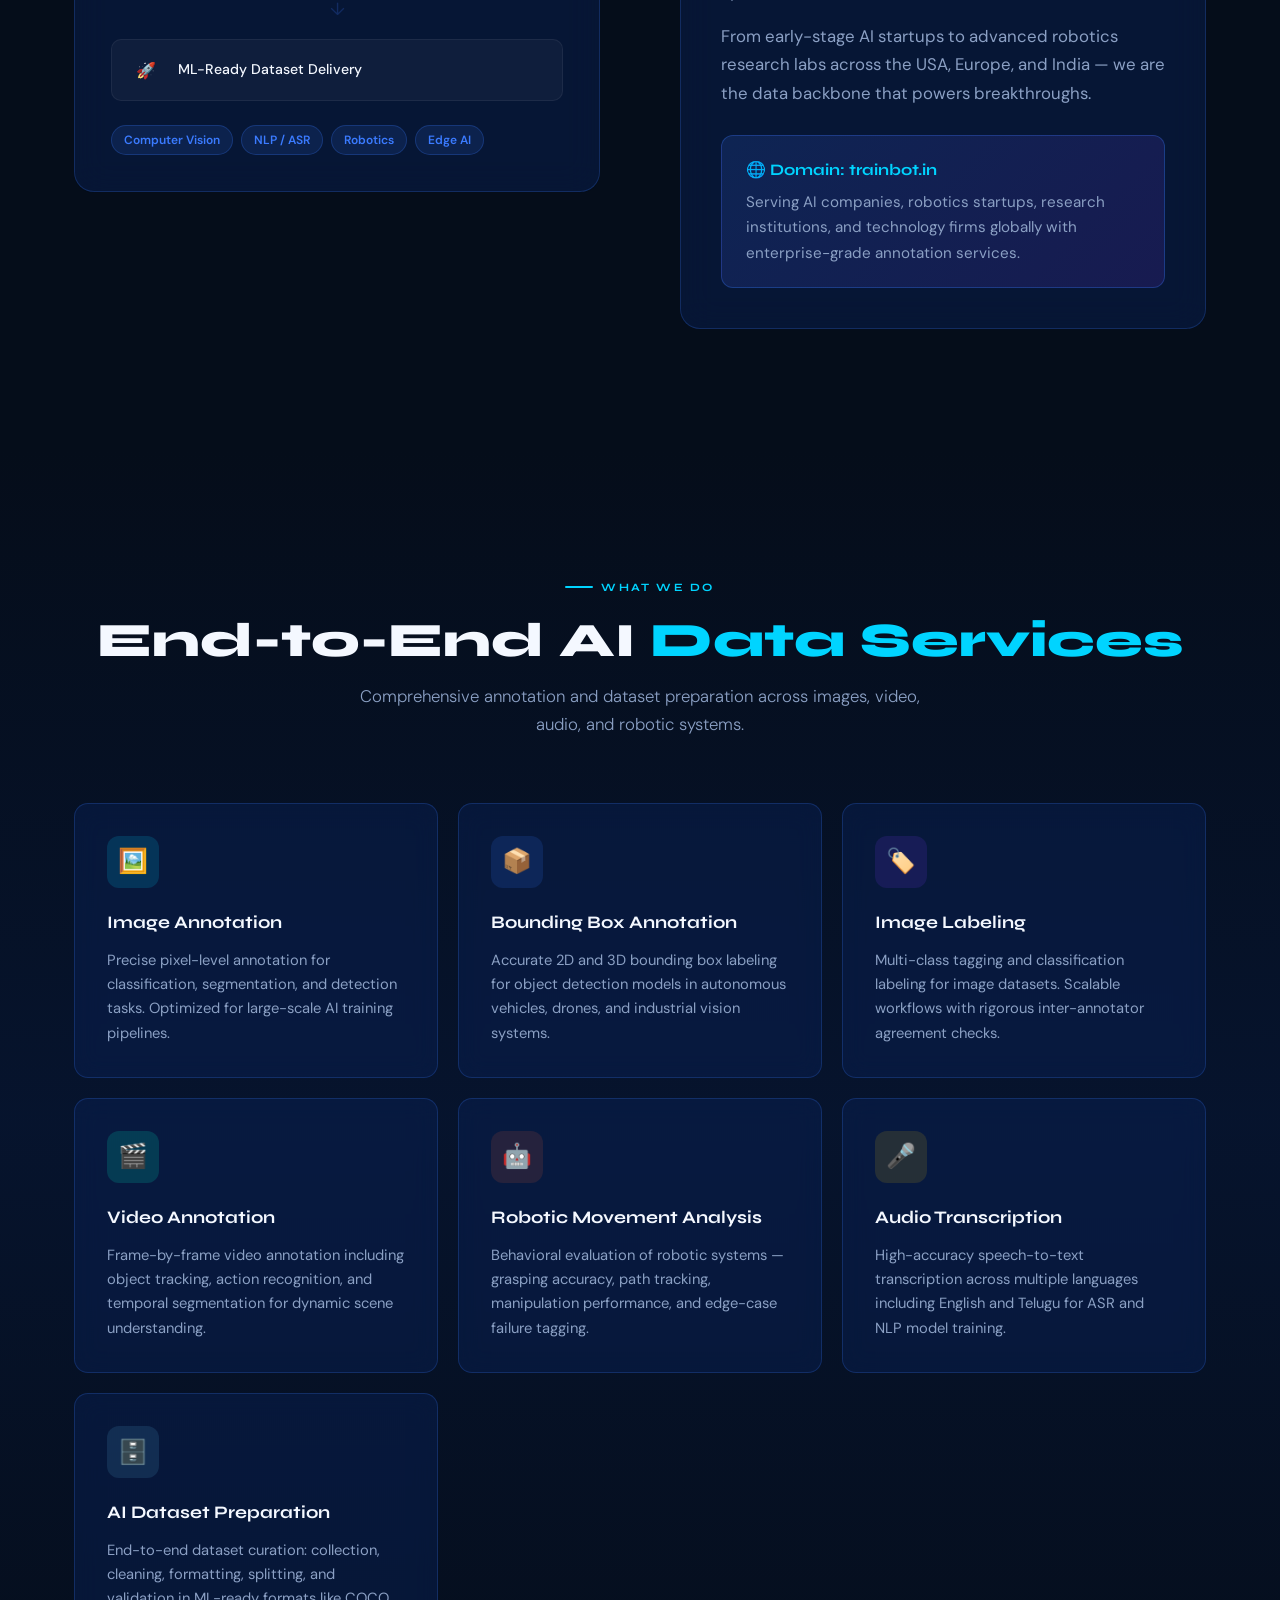
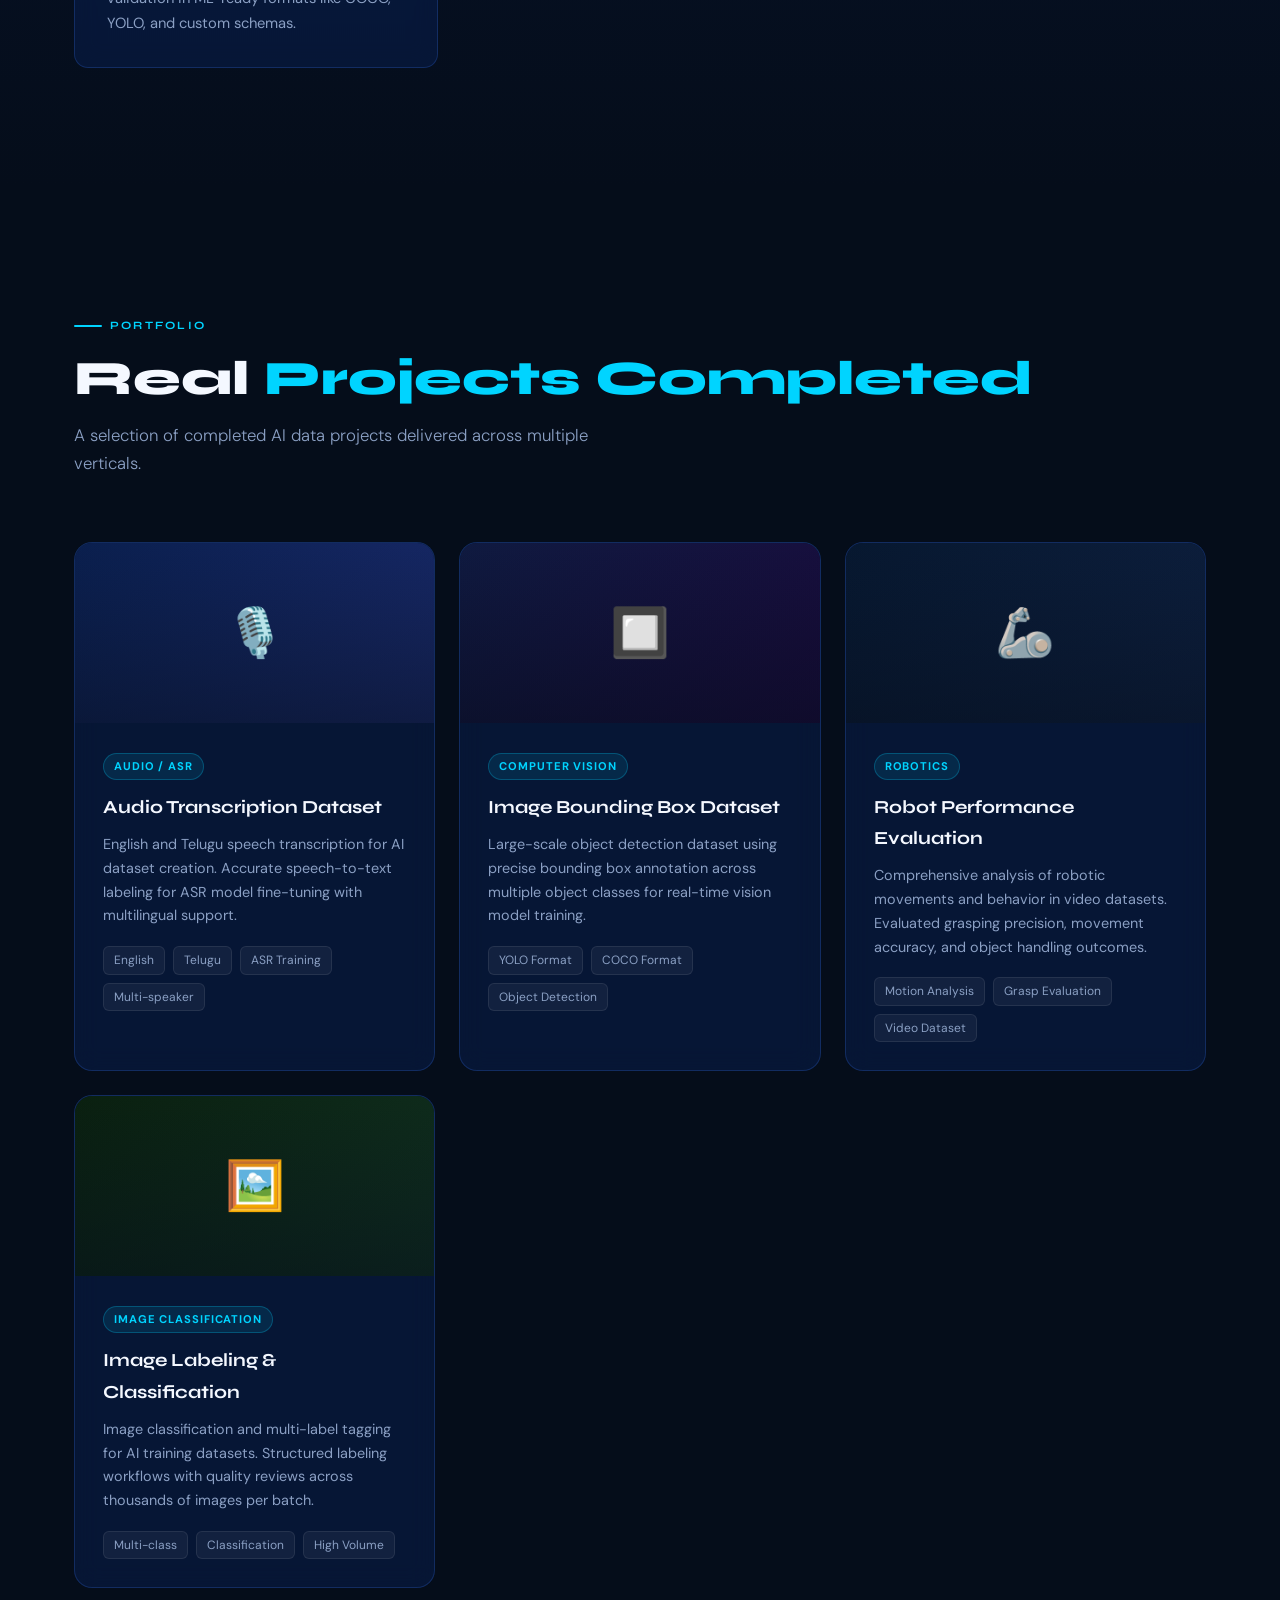
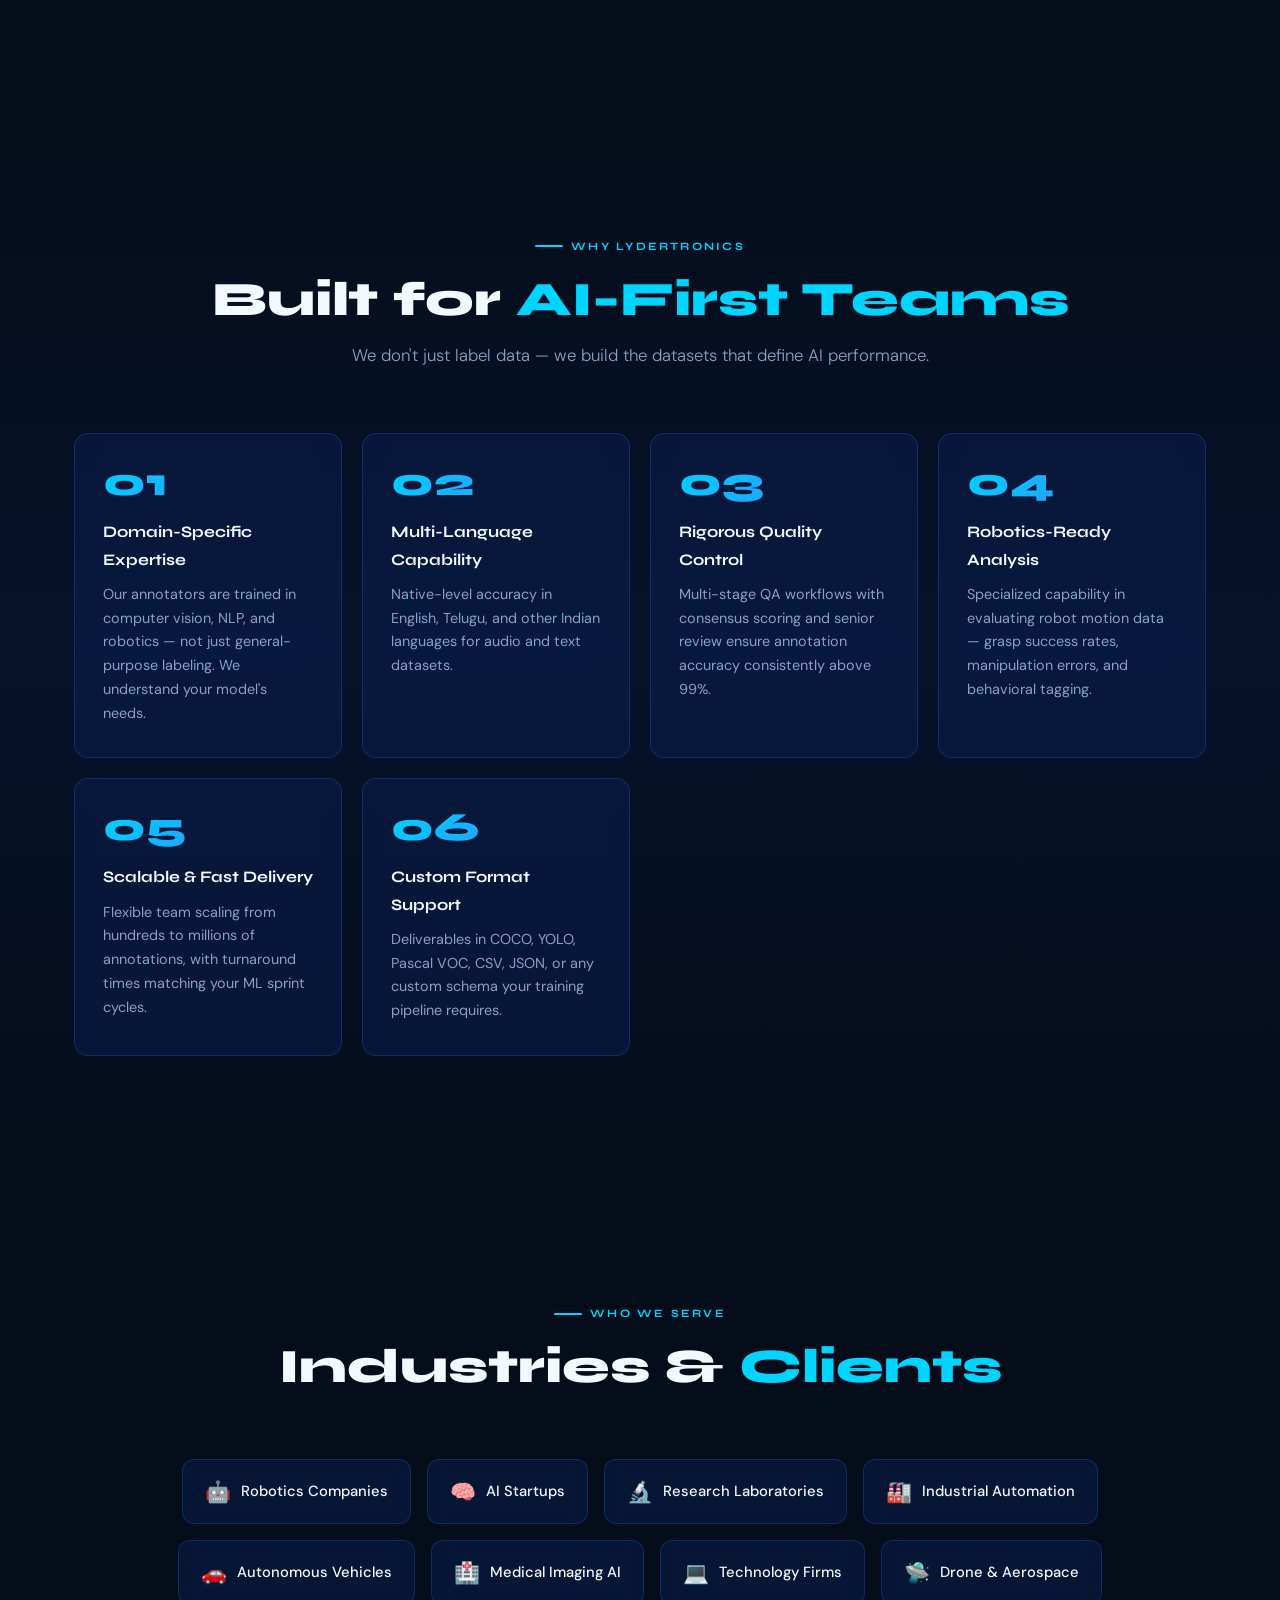
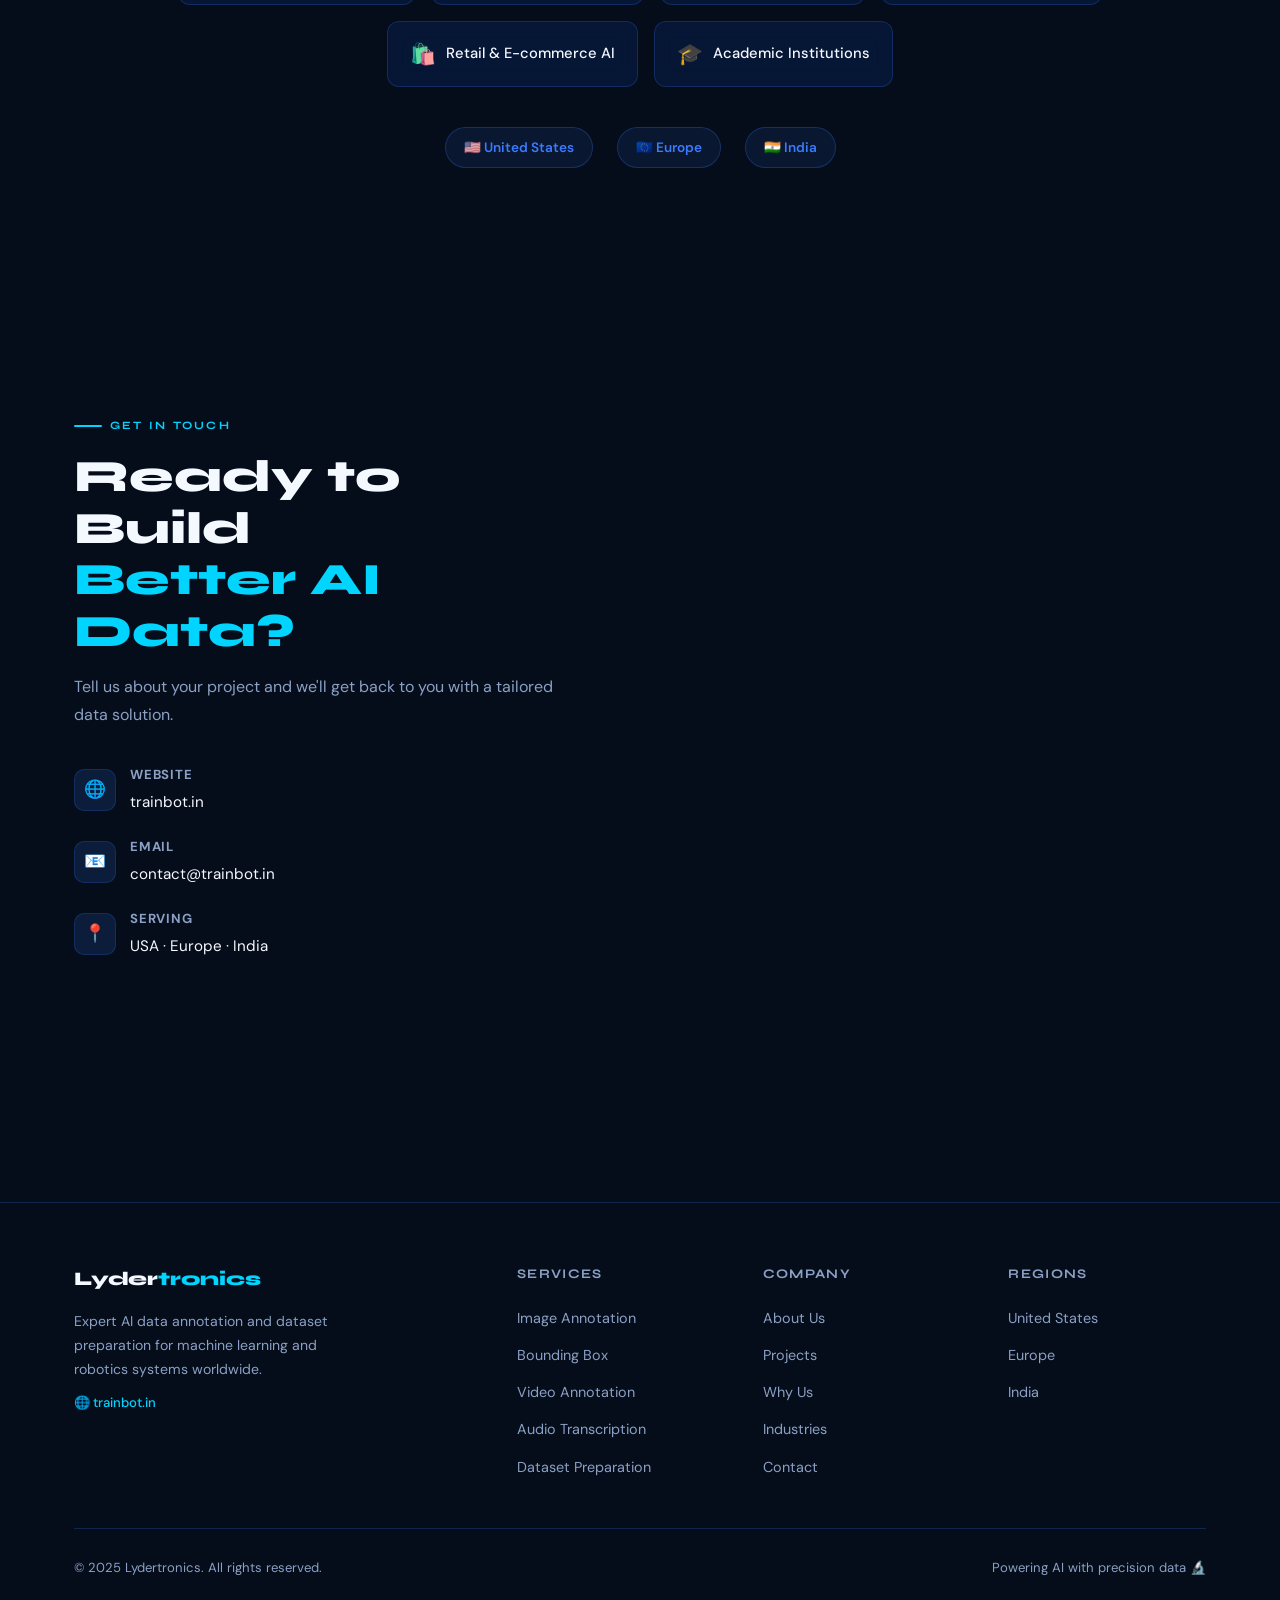
<file: lydertronics.html>
<!DOCTYPE html>
<html lang="en">
<head>
  <meta charset="UTF-8" />
  <meta name="viewport" content="width=device-width, initial-scale=1.0" />
  <title>Lydertronics – AI Data Services | trainbot.in</title>
  <link rel="preconnect" href="https://fonts.googleapis.com" />
  <link rel="preconnect" href="https://fonts.gstatic.com" crossorigin />
  <link href="https://fonts.googleapis.com/css2?family=Syne:wght@400;500;600;700;800&family=DM+Sans:ital,opsz,wght@0,9..40,300;0,9..40,400;0,9..40,500;1,9..40,300&display=swap" rel="stylesheet" />
  <link rel="stylesheet" href="lyder.css" />
</head>
<body>

<!-- NAV -->
<nav id="navbar">
  <div class="nav-inner">
    <a href="#hero" class="logo">Lyder<span>tronics</span></a>
    <ul class="nav-links">
      <li><a href="#about">About</a></li>
      <li><a href="#services">Services</a></li>
      <li><a href="#projects">Projects</a></li>
      <li><a href="#why">Why Us</a></li>
      <li><a href="#industries">Industries</a></li>
      <li><a href="#contact">Contact</a></li>
    </ul>
    <a href="#contact" class="nav-cta">Get a Quote</a>
    <div class="hamburger" id="hamburger">
      <span></span><span></span><span></span>
    </div>
  </div>
</nav>

<div class="mobile-menu" id="mobileMenu">
  <a href="#about" onclick="closeMobile()">About</a>
  <a href="#services" onclick="closeMobile()">Services</a>
  <a href="#projects" onclick="closeMobile()">Projects</a>
  <a href="#why" onclick="closeMobile()">Why Us</a>
  <a href="#industries" onclick="closeMobile()">Industries</a>
  <a href="#contact" onclick="closeMobile()">Contact</a>
</div>

<!-- HERO -->
<section id="hero">
  <div class="hero-bg">
    <div class="orb orb-1"></div>
    <div class="orb orb-2"></div>
    <div class="orb orb-3"></div>
  </div>
  <div class="container">
    <div class="hero-content">
      <div class="hero-badge">AI Data Services Platform</div>
      <h1>Powering <span class="grad">Smarter AI</span><br>with Precision Data</h1>
      <p class="hero-sub">
        Expert annotation, labeling, and dataset preparation for machine learning
        and robotics companies worldwide. From image bounding boxes to robotic
        movement analysis — we deliver data that trains intelligent systems.
      </p>
      <div class="hero-actions">
        <a href="#contact" class="btn-primary">Start Your Project</a>
        <a href="#projects" class="btn-outline">View Our Work</a>
      </div>
      <div class="hero-stats">
        <div class="stat-item">
          <div class="stat-num">10K+</div>
          <div class="stat-label">Datasets Labeled</div>
        </div>
        <div class="stat-item">
          <div class="stat-num">99.2%</div>
          <div class="stat-label">Annotation Accuracy</div>
        </div>
        <div class="stat-item">
          <div class="stat-num">4</div>
          <div class="stat-label">Core Verticals</div>
        </div>
        <div class="stat-item">
          <div class="stat-num">3</div>
          <div class="stat-label">Global Regions</div>
        </div>
      </div>
    </div>
  </div>
</section>

<!-- ABOUT -->
<section id="about">
  <div class="container">
    <div class="about-grid">
      <div class="fade-up">
        <div class="data-diagram">
          <div class="diagram-title">AI Data Pipeline</div>
          <div class="pipeline">
            <div class="pipe-step">
              <div class="pipe-icon">📥</div>
              <div class="pipe-text">Raw Data Ingestion</div>
            </div>
            <div class="pipe-arrow">↓</div>
            <div class="pipe-step">
              <div class="pipe-icon">🏷️</div>
              <div class="pipe-text">Expert Annotation &amp; Labeling</div>
            </div>
            <div class="pipe-arrow">↓</div>
            <div class="pipe-step">
              <div class="pipe-icon">✅</div>
              <div class="pipe-text">Quality Review &amp; Validation</div>
            </div>
            <div class="pipe-arrow">↓</div>
            <div class="pipe-step">
              <div class="pipe-icon">🚀</div>
              <div class="pipe-text">ML-Ready Dataset Delivery</div>
            </div>
          </div>
          <div class="domain-tags">
            <span class="domain-tag">Computer Vision</span>
            <span class="domain-tag">NLP / ASR</span>
            <span class="domain-tag">Robotics</span>
            <span class="domain-tag">Edge AI</span>
          </div>
        </div>
      </div>
      <div class="fade-up">
        <div class="section-label">About Lydertronics</div>
        <h2 class="section-title">Precision Data for <span>Intelligent Systems</span></h2>
        <div class="about-panel">
          <p>Lydertronics is a specialized AI data services company operating at <strong>trainbot.in</strong>, dedicated to building the training foundations that modern ML and robotics systems depend on.</p>
          <p>We combine deep domain expertise in computer vision, speech processing, and robotic motion analysis with rigorous quality control to deliver datasets that make AI systems smarter, faster, and more reliable.</p>
          <p>From early-stage AI startups to advanced robotics research labs across the USA, Europe, and India — we are the data backbone that powers breakthroughs.</p>
          <div class="about-highlight">
            <strong>🌐 Domain: trainbot.in</strong>
            <p>Serving AI companies, robotics startups, research institutions, and technology firms globally with enterprise-grade annotation services.</p>
          </div>
        </div>
      </div>
    </div>
  </div>
</section>

<!-- SERVICES -->
<section id="services">
  <div class="container">
    <div class="services-header fade-up">
      <div class="section-label">What We Do</div>
      <h2 class="section-title">End-to-End AI <span>Data Services</span></h2>
      <p class="section-sub">Comprehensive annotation and dataset preparation across images, video, audio, and robotic systems.</p>
    </div>
    <div class="services-grid">
      <div class="service-card fade-up">
        <div class="service-icon">🖼️</div>
        <h3>Image Annotation</h3>
        <p>Precise pixel-level annotation for classification, segmentation, and detection tasks. Optimized for large-scale AI training pipelines.</p>
      </div>
      <div class="service-card fade-up">
        <div class="service-icon">📦</div>
        <h3>Bounding Box Annotation</h3>
        <p>Accurate 2D and 3D bounding box labeling for object detection models in autonomous vehicles, drones, and industrial vision systems.</p>
      </div>
      <div class="service-card fade-up">
        <div class="service-icon">🏷️</div>
        <h3>Image Labeling</h3>
        <p>Multi-class tagging and classification labeling for image datasets. Scalable workflows with rigorous inter-annotator agreement checks.</p>
      </div>
      <div class="service-card fade-up">
        <div class="service-icon">🎬</div>
        <h3>Video Annotation</h3>
        <p>Frame-by-frame video annotation including object tracking, action recognition, and temporal segmentation for dynamic scene understanding.</p>
      </div>
      <div class="service-card fade-up">
        <div class="service-icon">🤖</div>
        <h3>Robotic Movement Analysis</h3>
        <p>Behavioral evaluation of robotic systems — grasping accuracy, path tracking, manipulation performance, and edge-case failure tagging.</p>
      </div>
      <div class="service-card fade-up">
        <div class="service-icon">🎤</div>
        <h3>Audio Transcription</h3>
        <p>High-accuracy speech-to-text transcription across multiple languages including English and Telugu for ASR and NLP model training.</p>
      </div>
      <div class="service-card fade-up">
        <div class="service-icon">🗄️</div>
        <h3>AI Dataset Preparation</h3>
        <p>End-to-end dataset curation: collection, cleaning, formatting, splitting, and validation in ML-ready formats like COCO, YOLO, and custom schemas.</p>
      </div>
    </div>
  </div>
</section>

<!-- PROJECTS -->
<section id="projects">
  <div class="container">
    <div class="projects-header fade-up">
      <div class="section-label">Portfolio</div>
      <h2 class="section-title">Real <span>Projects Completed</span></h2>
      <p class="section-sub">A selection of completed AI data projects delivered across multiple verticals.</p>
    </div>
    <div class="projects-grid">
      <div class="project-card fade-up">
        <div class="project-thumb"><span class="thumb-icon">🎙️</span></div>
        <div class="project-body">
          <div class="project-tag">Audio / ASR</div>
          <h3>Audio Transcription Dataset</h3>
          <p>English and Telugu speech transcription for AI dataset creation. Accurate speech-to-text labeling for ASR model fine-tuning with multilingual support.</p>
          <div class="project-meta">
            <span class="meta-chip">English</span>
            <span class="meta-chip">Telugu</span>
            <span class="meta-chip">ASR Training</span>
            <span class="meta-chip">Multi-speaker</span>
          </div>
        </div>
      </div>
      <div class="project-card fade-up">
        <div class="project-thumb"><span class="thumb-icon">🔲</span></div>
        <div class="project-body">
          <div class="project-tag">Computer Vision</div>
          <h3>Image Bounding Box Dataset</h3>
          <p>Large-scale object detection dataset using precise bounding box annotation across multiple object classes for real-time vision model training.</p>
          <div class="project-meta">
            <span class="meta-chip">YOLO Format</span>
            <span class="meta-chip">COCO Format</span>
            <span class="meta-chip">Object Detection</span>
          </div>
        </div>
      </div>
      <div class="project-card fade-up">
        <div class="project-thumb"><span class="thumb-icon">🦾</span></div>
        <div class="project-body">
          <div class="project-tag">Robotics</div>
          <h3>Robot Performance Evaluation</h3>
          <p>Comprehensive analysis of robotic movements and behavior in video datasets. Evaluated grasping precision, movement accuracy, and object handling outcomes.</p>
          <div class="project-meta">
            <span class="meta-chip">Motion Analysis</span>
            <span class="meta-chip">Grasp Evaluation</span>
            <span class="meta-chip">Video Dataset</span>
          </div>
        </div>
      </div>
      <div class="project-card fade-up">
        <div class="project-thumb"><span class="thumb-icon">🖼️</span></div>
        <div class="project-body">
          <div class="project-tag">Image Classification</div>
          <h3>Image Labeling &amp; Classification</h3>
          <p>Image classification and multi-label tagging for AI training datasets. Structured labeling workflows with quality reviews across thousands of images per batch.</p>
          <div class="project-meta">
            <span class="meta-chip">Multi-class</span>
            <span class="meta-chip">Classification</span>
            <span class="meta-chip">High Volume</span>
          </div>
        </div>
      </div>
    </div>
  </div>
</section>

<!-- WHY US -->
<section id="why">
  <div class="container">
    <div class="why-header fade-up">
      <div class="section-label">Why Lydertronics</div>
      <h2 class="section-title">Built for <span>AI-First Teams</span></h2>
      <p class="section-sub">We don't just label data — we build the datasets that define AI performance.</p>
    </div>
    <div class="why-grid">
      <div class="why-card fade-up">
        <div class="why-num">01</div>
        <h3>Domain-Specific Expertise</h3>
        <p>Our annotators are trained in computer vision, NLP, and robotics — not just general-purpose labeling. We understand your model's needs.</p>
      </div>
      <div class="why-card fade-up">
        <div class="why-num">02</div>
        <h3>Multi-Language Capability</h3>
        <p>Native-level accuracy in English, Telugu, and other Indian languages for audio and text datasets.</p>
      </div>
      <div class="why-card fade-up">
        <div class="why-num">03</div>
        <h3>Rigorous Quality Control</h3>
        <p>Multi-stage QA workflows with consensus scoring and senior review ensure annotation accuracy consistently above 99%.</p>
      </div>
      <div class="why-card fade-up">
        <div class="why-num">04</div>
        <h3>Robotics-Ready Analysis</h3>
        <p>Specialized capability in evaluating robot motion data — grasp success rates, manipulation errors, and behavioral tagging.</p>
      </div>
      <div class="why-card fade-up">
        <div class="why-num">05</div>
        <h3>Scalable &amp; Fast Delivery</h3>
        <p>Flexible team scaling from hundreds to millions of annotations, with turnaround times matching your ML sprint cycles.</p>
      </div>
      <div class="why-card fade-up">
        <div class="why-num">06</div>
        <h3>Custom Format Support</h3>
        <p>Deliverables in COCO, YOLO, Pascal VOC, CSV, JSON, or any custom schema your training pipeline requires.</p>
      </div>
    </div>
  </div>
</section>

<!-- INDUSTRIES -->
<section id="industries">
  <div class="container">
    <div class="industries-header fade-up">
      <div class="section-label">Who We Serve</div>
      <h2 class="section-title">Industries &amp; <span>Clients</span></h2>
    </div>
    <div class="industries-row">
      <div class="industry-pill fade-up"><span>🤖</span> Robotics Companies</div>
      <div class="industry-pill fade-up"><span>🧠</span> AI Startups</div>
      <div class="industry-pill fade-up"><span>🔬</span> Research Laboratories</div>
      <div class="industry-pill fade-up"><span>🏭</span> Industrial Automation</div>
      <div class="industry-pill fade-up"><span>🚗</span> Autonomous Vehicles</div>
      <div class="industry-pill fade-up"><span>🏥</span> Medical Imaging AI</div>
      <div class="industry-pill fade-up"><span>💻</span> Technology Firms</div>
      <div class="industry-pill fade-up"><span>🛸</span> Drone &amp; Aerospace</div>
      <div class="industry-pill fade-up"><span>🛍️</span> Retail &amp; E-commerce AI</div>
      <div class="industry-pill fade-up"><span>🎓</span> Academic Institutions</div>
    </div>
    <div class="regions-row">
      <div class="region-badge fade-up">🇺🇸 United States</div>
      <div class="region-badge fade-up">🇪🇺 Europe</div>
      <div class="region-badge fade-up">🇮🇳 India</div>
    </div>
  </div>
</section>

<!-- CONTACT -->
<section id="contact">
  <div class="container">
    <div class="contact-grid">
      <div class="contact-info fade-up">
        <div class="section-label">Get in Touch</div>
        <h2>Ready to Build<br><span style="color:var(--cyan)">Better AI Data?</span></h2>
        <p>Tell us about your project and we'll get back to you with a tailored data solution.</p>
        <div class="contact-detail">
          <div class="contact-detail-icon">🌐</div>
          <div class="contact-detail-text">
            <strong>Website</strong><span>trainbot.in</span>
          </div>
        </div>
        <div class="contact-detail">
          <div class="contact-detail-icon">📧</div>
          <div class="contact-detail-text">
            <strong>Email</strong><span>contact@trainbot.in</span>
          </div>
        </div>
        <div class="contact-detail">
          <div class="contact-detail-icon">📍</div>
          <div class="contact-detail-text">
            <strong>Serving</strong><span>USA · Europe · India</span>
          </div>
        </div>
      </div>
      <div class="contact-form fade-up">
        <div class="form-row">
          <div class="form-group">
            <label>First Name</label>
            <input type="text" placeholder="John" />
          </div>
          <div class="form-group">
            <label>Last Name</label>
            <input type="text" placeholder="Doe" />
          </div>
        </div>
        <div class="form-group">
          <label>Company / Organization</label>
          <input type="text" placeholder="Your company name" />
        </div>
        <div class="form-group">
          <label>Email Address</label>
          <input type="email" placeholder="you@company.com" />
        </div>
        <div class="form-group">
          <label>Service Required</label>
          <select>
            <option value="" disabled selected>Select a service...</option>
            <option>Image Annotation</option>
            <option>Bounding Box Annotation</option>
            <option>Image Labeling</option>
            <option>Video Annotation</option>
            <option>Robotic Movement Analysis</option>
            <option>Audio Transcription</option>
            <option>AI Dataset Preparation</option>
            <option>Multiple / Custom</option>
          </select>
        </div>
        <div class="form-group">
          <label>Project Details</label>
          <textarea placeholder="Describe your dataset requirements, volume, timeline..."></textarea>
        </div>
        <button class="form-submit" onclick="handleSubmit(event)">Send Project Brief →</button>
        <p class="form-msg" id="formMsg">✅ Message sent! We'll respond within 24 hours.</p>
      </div>
    </div>
  </div>
</section>

<!-- FOOTER -->
<footer>
  <div class="container">
    <div class="footer-inner">
      <div class="footer-brand">
        <a href="#hero" class="logo">Lyder<span>tronics</span></a>
        <p>Expert AI data annotation and dataset preparation for machine learning and robotics systems worldwide.</p>
        <div class="footer-domain">🌐 trainbot.in</div>
      </div>
      <div class="footer-col">
        <h4>Services</h4>
        <ul>
          <li><a href="#services">Image Annotation</a></li>
          <li><a href="#services">Bounding Box</a></li>
          <li><a href="#services">Video Annotation</a></li>
          <li><a href="#services">Audio Transcription</a></li>
          <li><a href="#services">Dataset Preparation</a></li>
        </ul>
      </div>
      <div class="footer-col">
        <h4>Company</h4>
        <ul>
          <li><a href="#about">About Us</a></li>
          <li><a href="#projects">Projects</a></li>
          <li><a href="#why">Why Us</a></li>
          <li><a href="#industries">Industries</a></li>
          <li><a href="#contact">Contact</a></li>
        </ul>
      </div>
      <div class="footer-col">
        <h4>Regions</h4>
        <ul>
          <li><a href="#contact">United States</a></li>
          <li><a href="#contact">Europe</a></li>
          <li><a href="#contact">India</a></li>
        </ul>
      </div>
    </div>
    <div class="footer-bottom">
      <p>© 2025 Lydertronics. All rights reserved.</p>
      <p>Powering AI with precision data 🔬</p>
    </div>
  </div>
</footer>

<script src="lyder.js"></script>
</body>
</html>
</file>
<file: style.css>
:root{
  --bg:#07111f;
  --bg-2:#0b1627;
  --panel:#0f1d31;
  --panel-2:#13243b;
  --paper:#f5f7fb;
  --paper-2:#eef2f7;
  --ink:#0a1625;
  --muted:#667389;
  --line:#dbe2ea;
  --white:#fff;
  --cyan:#55e6ff;
  --cyan-2:#21bfdc;
  --violet:#8c7bff;
  --green:#70efbd;
  --blue:#4a7dff;
  --bookman:"Bookman Old Style","URW Bookman","Bookman Antiqua",Georgia,serif;
  --sans:Inter,ui-sans-serif,-apple-system,BlinkMacSystemFont,"Segoe UI",Roboto,Helvetica,Arial,sans-serif;
  --radius:28px;
  --shadow:0 30px 80px rgba(1,8,20,.16);
}
*{box-sizing:border-box}
html{scroll-behavior:smooth}
body{margin:0;background:var(--bg);color:var(--white);font-family:var(--sans);line-height:1.6;-webkit-font-smoothing:antialiased;overflow-x:hidden}
a{color:inherit}button,input,select,textarea{font:inherit}.shell{width:min(1180px,calc(100% - 40px));margin:auto}.section{padding:112px 0;position:relative}.page-noise{position:fixed;inset:0;pointer-events:none;z-index:9999;opacity:.025;background-image:url("data:image/svg+xml,%3Csvg viewBox='0 0 180 180' xmlns='http://www.w3.org/2000/svg'%3E%3Cfilter id='n'%3E%3CfeTurbulence type='fractalNoise' baseFrequency='.9' numOctaves='2' stitchTiles='stitch'/%3E%3C/filter%3E%3Crect width='100%25' height='100%25' filter='url(%23n)' opacity='.55'/%3E%3C/svg%3E")}
h1,h2,h3,h4,p{margin-top:0}h1,h2,h3,h4{font-family:var(--sans);font-weight:700;letter-spacing:-.04em;line-height:1.12}h1{font-size:clamp(3.8rem,7.5vw,7.3rem)}h2{font-size:clamp(2.6rem,4.8vw,5rem)}h3{font-size:1.55rem}.eyebrow{margin:0 0 16px;color:#247a92;font-size:.74rem;font-weight:800;letter-spacing:.18em;text-transform:uppercase}.eyebrow.light{color:var(--cyan)}
.site-header{position:fixed;inset:0 0 auto;z-index:100;padding:15px 0;transition:.3s ease}.site-header.scrolled{padding:9px 0;background:rgba(5,13,25,.72);backdrop-filter:blur(20px);border-bottom:1px solid rgba(255,255,255,.08);box-shadow:0 14px 45px rgba(0,0,0,.18)}.nav-shell{min-height:58px;display:flex;align-items:center;justify-content:space-between;gap:24px}.brand{display:inline-flex;align-items:center;gap:12px;text-decoration:none}.brand-mark{position:relative;width:42px;height:42px;display:grid;place-items:center;border-radius:14px;background:linear-gradient(145deg,#12253e,#0a1627);border:1px solid rgba(255,255,255,.12);box-shadow:0 12px 30px rgba(0,0,0,.24);overflow:hidden}.brand-mark i{position:absolute;width:28px;height:28px;border-radius:50%;background:radial-gradient(circle,var(--cyan),transparent 65%);filter:blur(5px);opacity:.55}.brand-mark b{position:relative;font-family:var(--bookman);font-size:1.12rem}.brand-copy{display:flex;flex-direction:column;line-height:1}.brand-copy strong{font-family:var(--bookman);font-size:1.08rem}.brand-copy small{margin-top:5px;color:#8290a6;font-size:.61rem;font-weight:700;letter-spacing:.12em;text-transform:uppercase}.main-nav{display:flex;align-items:center;gap:28px}.main-nav a{text-decoration:none;color:#b7c2d2;font-size:.9rem;font-weight:700;transition:.2s}.main-nav a:hover{color:#fff}.main-nav .nav-cta{padding:11px 16px;border-radius:999px;background:#fff;color:#07111f}.main-nav .nav-cta:hover{background:var(--cyan);color:#07111f}.nav-toggle{display:none;border:0;background:transparent;width:44px;height:44px;padding:10px}.nav-toggle span{display:block;height:2px;background:#fff;margin:7px 0;border-radius:2px;transition:.2s}
.hero{position:relative;min-height:100vh;padding:150px 0 0;display:flex;flex-direction:column;justify-content:center;overflow:hidden;background:radial-gradient(circle at 75% 24%,rgba(74,125,255,.12),transparent 28%),radial-gradient(circle at 28% 15%,rgba(85,230,255,.09),transparent 25%),linear-gradient(180deg,#07111f 0%,#0a1424 100%)}.hero-grid-bg,.performance-grid-bg{position:absolute;inset:0;background-image:linear-gradient(rgba(255,255,255,.035) 1px,transparent 1px),linear-gradient(90deg,rgba(255,255,255,.035) 1px,transparent 1px);background-size:52px 52px;mask-image:linear-gradient(to bottom,black,transparent 82%);animation:gridDrift 22s linear infinite}.hero-orb{position:absolute;border-radius:50%;filter:blur(70px);opacity:.38;animation:orbFloat 11s ease-in-out infinite alternate}.orb-a{width:420px;height:420px;background:#2d64ff;right:-100px;top:10%}.orb-b{width:360px;height:360px;background:#18bedb;left:-140px;bottom:4%;animation-delay:-4s}.hero-layout{position:relative;z-index:2;display:grid;grid-template-columns:1.03fr .97fr;gap:70px;align-items:center}.status-pill{display:inline-flex;align-items:center;gap:9px;padding:8px 12px;border-radius:999px;background:rgba(255,255,255,.055);border:1px solid rgba(255,255,255,.09);color:#aab6c8;font-size:.76rem;font-weight:700;letter-spacing:.04em}.status-pill span{width:8px;height:8px;border-radius:50%;background:var(--green);box-shadow:0 0 0 6px rgba(112,239,189,.09);animation:pulse 1.8s infinite}.hero-copy h1{margin:24px 0 28px;max-width:820px}.hero-copy h1 em{display:block;font-style:normal;background:linear-gradient(95deg,#fff 8%,var(--cyan) 48%,#8ca6ff 95%);-webkit-background-clip:text;background-clip:text;color:transparent}.hero-lede{max-width:690px;color:#98a6ba;font-size:1.15rem;line-height:1.8}.hero-actions{display:flex;flex-wrap:wrap;gap:14px;margin-top:34px}.button{display:inline-flex;align-items:center;justify-content:center;gap:11px;min-height:52px;padding:0 21px;border-radius:999px;text-decoration:none;border:1px solid transparent;font-weight:800;font-size:.92rem;cursor:pointer;transition:transform .22s ease,background .22s ease,border-color .22s ease,color .22s ease,box-shadow .22s ease}.button:hover{transform:translateY(-2px)}.button.primary{background:linear-gradient(135deg,#fff,#dff9ff);color:#07111f;box-shadow:0 12px 35px rgba(85,230,255,.12)}.button.primary:hover{box-shadow:0 16px 42px rgba(85,230,255,.22)}.button.ghost{border-color:rgba(255,255,255,.14);color:#d7dfeb;background:rgba(255,255,255,.035)}.button.ghost:hover{border-color:rgba(85,230,255,.4);background:rgba(85,230,255,.07)}.hero-metrics{display:grid;grid-template-columns:repeat(3,1fr);gap:18px;margin-top:50px;max-width:680px}.hero-metrics div{padding-top:18px;border-top:1px solid rgba(255,255,255,.12)}.hero-metrics strong{display:block;font-family:var(--bookman);font-size:1.6rem}.hero-metrics span{display:block;color:#78879c;font-size:.76rem;margin-top:3px}.ticker-wrap{position:relative;z-index:2;margin-top:78px;border-top:1px solid rgba(255,255,255,.08);border-bottom:1px solid rgba(255,255,255,.08);overflow:hidden;background:rgba(255,255,255,.015)}.ticker-track{width:max-content;display:flex;align-items:center;gap:26px;padding:15px 0;animation:ticker 28s linear infinite;color:#78879b;font-size:.7rem;font-weight:800;letter-spacing:.11em;text-transform:uppercase}.ticker-track i{width:5px;height:5px;border-radius:50%;background:var(--cyan)}
.light-section{background:var(--paper);color:var(--ink)}.section-head{display:grid;grid-template-columns:1.12fr .88fr;gap:80px;align-items:end;margin-bottom:52px}.section-head h2{margin-bottom:0;max-width:780px}.section-head>p{max-width:520px;justify-self:end;color:var(--muted);margin-bottom:7px;font-size:1rem}.service-grid{display:grid;grid-template-columns:repeat(3,1fr);gap:16px}.service-card{position:relative;min-height:360px;padding:28px;border-radius:24px;background:#fff;border:1px solid #dfe6ed;box-shadow:0 18px 45px rgba(16,31,49,.045);overflow:hidden;transition:transform .3s ease,box-shadow .3s ease,border-color .3s ease}.service-card:before{content:"";position:absolute;width:180px;height:180px;border-radius:50%;background:radial-gradient(circle,rgba(85,230,255,.22),transparent 67%);right:-90px;top:-90px;opacity:0;transition:.3s}.service-card:hover{transform:translateY(-8px);border-color:#b9d9e2;box-shadow:0 26px 60px rgba(16,31,49,.10)}.service-card:hover:before{opacity:1}.service-icon{width:48px;height:48px;border-radius:14px;display:grid;place-items:center;background:#0a1727;color:#fff;font-family:var(--bookman);font-size:.85rem}.service-line{width:48px;height:2px;background:linear-gradient(90deg,var(--cyan-2),transparent);margin:36px 0 28px}.service-card h3{margin-bottom:13px}.service-card p{color:var(--muted);min-height:110px}.tags{display:flex;gap:8px;flex-wrap:wrap;margin-top:22px}.tags span{padding:6px 9px;border-radius:999px;background:#f3f6f9;color:#5c697b;font-size:.67rem;font-weight:700}.service-card>a{position:absolute;left:28px;bottom:25px;text-decoration:none;color:#0a6071;font-size:.78rem;font-weight:800}.service-card>a b{margin-left:5px}
.dark-section{background:#091322;overflow:hidden}.performance-section{padding:130px 0}.performance-grid-bg{opacity:.55;mask-image:linear-gradient(90deg,transparent,black 45%,black 100%)}.performance-grid{position:relative;z-index:2;display:grid;grid-template-columns:1fr 1fr;gap:80px;align-items:center}.performance-copy>p:not(.eyebrow){color:#8e9bb0;max-width:620px;font-size:1.04rem}.quality-points{margin-top:40px;display:grid;gap:12px}.quality-points>div{display:grid;grid-template-columns:45px 1fr;column-gap:16px;padding:17px 0;border-top:1px solid rgba(255,255,255,.08)}.quality-points span{grid-row:1/3;color:var(--cyan);font-size:.72rem}.quality-points strong{font-family:var(--bookman);font-size:1.05rem}.quality-points p{margin:5px 0 0;color:#78869a;font-size:.86rem}.performance-visual{min-height:560px;display:grid;place-items:center;perspective:1000px}.orbit-ui{position:relative;width:min(100%,520px);aspect-ratio:1;border-radius:34px;background:radial-gradient(circle at center,rgba(85,230,255,.07),transparent 45%),rgba(255,255,255,.018);border:1px solid rgba(255,255,255,.08);box-shadow:0 30px 80px rgba(0,0,0,.28);overflow:hidden;transition:transform .18s ease}.orbit-ring{position:absolute;border:1px solid rgba(85,230,255,.12);border-radius:50%;inset:50%;transform:translate(-50%,-50%)}.ring-1{width:42%;height:42%;animation:spin 18s linear infinite}.ring-2{width:66%;height:66%;border-style:dashed;animation:spinReverse 24s linear infinite}.ring-3{width:86%;height:86%;opacity:.55;animation:spin 30s linear infinite}.orbit-core{position:absolute;inset:50% auto auto 50%;transform:translate(-50%,-50%);width:150px;height:150px;border-radius:50%;display:flex;flex-direction:column;align-items:center;justify-content:center;background:linear-gradient(145deg,#10283d,#0c1a2c);border:1px solid rgba(85,230,255,.22);box-shadow:0 0 50px rgba(85,230,255,.12)}.orbit-core span,.orbit-core small{color:#74849a;font-size:.62rem;letter-spacing:.1em}.orbit-core strong{font-family:var(--bookman);font-size:2rem;margin:4px 0}.orbit-node{position:absolute;width:92px;height:92px;border-radius:24px;display:flex;flex-direction:column;justify-content:center;align-items:center;background:rgba(12,27,46,.88);border:1px solid rgba(255,255,255,.09);box-shadow:0 15px 35px rgba(0,0,0,.25);animation:nodeFloat 5s ease-in-out infinite}.orbit-node b{font-family:var(--bookman);font-size:.9rem}.orbit-node span{color:#718096;font-size:.62rem}.node-a{left:9%;top:12%}.node-b{right:8%;top:18%;animation-delay:-1.3s}.node-c{left:13%;bottom:10%;animation-delay:-2.2s}.node-d{right:10%;bottom:12%;animation-delay:-3.1s}
.process-wrap{position:relative}.process-progress{position:absolute;left:0;right:0;top:48px;height:2px;background:#dfe6ed}.process-progress span{display:block;width:100%;height:100%;transform:scaleX(0);transform-origin:left;background:linear-gradient(90deg,#1e9bb1,#69dced,#597eff);transition:transform .12s linear}.process-cards{position:relative;display:grid;grid-template-columns:repeat(4,1fr);gap:14px}.process-card{padding:20px 20px 26px;border-radius:20px;background:#fff;border:1px solid #dfe6ed;box-shadow:0 12px 30px rgba(16,31,49,.04)}.process-num{display:block;color:#7c8999;font-size:.68rem;font-weight:800}.process-icon{width:58px;height:58px;margin:18px 0 38px;border-radius:18px;display:grid;place-items:center;background:#091726;color:var(--cyan);font-family:var(--bookman);font-size:1.3rem;box-shadow:0 10px 30px rgba(9,23,38,.12)}.process-card p{color:var(--muted);margin-bottom:0;font-size:.91rem}

/* Project demonstrations use a shared frame and readable, flow-based content. */
.work-section{background:#0a1423;color:#fff}
.work-section .section-head>p{color:#a4b2c6}
.work-grid{display:grid;grid-template-columns:repeat(3,minmax(0,1fr));gap:22px;align-items:stretch}
.work-card{min-width:0;display:flex;flex-direction:column;border-radius:24px;overflow:hidden;background:#101d30;border:1px solid #29394e;box-shadow:0 16px 40px #0002;transition:transform .3s ease,border-color .3s ease}
.work-visual{min-width:0;min-height:294px;padding:22px;position:relative;display:flex;flex-direction:column;gap:14px;overflow:hidden;border-bottom:1px solid #29394e;background:radial-gradient(ellipse at top left,#16445466,transparent 80%),#0b1727}
.visual-vision{background:radial-gradient(ellipse at top right,#244f6766,transparent 80%),#0b1727}
.visual-audio{background:radial-gradient(ellipse at top right,#3a326666,transparent 80%),#0b1727}
.demo-head,.demo-foot{display:flex;flex-wrap:wrap;align-items:center;justify-content:space-between;gap:8px;color:#a6b7cc;font-size:.75rem;line-height:1.5}
.demo-head{font-weight:700;letter-spacing:.08em;margin-bottom:4px}
.demo-head>span:last-child{font-size:.75rem;letter-spacing:.04em;color:#a6b7cc}
.demo-foot{margin-top:auto;padding-top:10px;font-size:.75rem;border-top:1px solid #ffffff12}
.demo-accent{color:#7ce5e7}
.evaluation-row{display:flex;align-items:center;flex-wrap:wrap;gap:12px;padding:14px 12px;background:#14313c;border:1px solid #398391;border-radius:12px}
.evaluation-row.secondary{background:#152234;border-color:#314258}
.response-id{display:grid;place-items:center;width:28px;height:28px;border-radius:7px;background:#ffffff0d;font-weight:700;color:#a1f1ee}
.evaluation-row>div{flex:1;min-width:120px;display:grid;gap:3px}
.evaluation-row strong{font-size:.875rem;font-weight:600}
.evaluation-row div>span{font-size:.75rem;color:#b3c2d4}
.review-choice{font-size:.75rem;color:#9befcc}
.annotation-canvas{position:relative;min-height:140px;flex:1;background-image:linear-gradient(#ffffff08 1px,transparent 1px),linear-gradient(90deg,#ffffff08 1px,transparent 1px);background-size:22px 22px;border:1px solid #31465a;border-radius:10px;overflow:hidden}
.vision-box{position:absolute;border:1px solid #6ce6ec;border-radius:5px;background:#55e6ff08}
.vision-box span{position:absolute;left:-1px;top:-21px;white-space:nowrap;background:#80ebef;color:#08202c;padding:1px 5px;font-size:.75rem;font-weight:600;line-height:1.6;border-radius:3px 3px 0 0}
.vb1{width:40%;height:50%;left:10%;top:30%}.vb2{width:27%;height:38%;right:9%;top:48%;border-color:#b6aaff}.vb2 span{background:#b6aaff}
.vision-scan{position:absolute;top:0;left:0;right:0;height:1px;background:linear-gradient(90deg,transparent,#80ebef,transparent);animation:scanVision 4s ease-in-out infinite}
.frame-timeline{display:flex;gap:5px}.frame-timeline i{flex:1;height:6px;background:#26445a;border-radius:2px}.frame-timeline i:nth-child(-n+4){background:#61c6d4}
.audio-bars{display:flex;align-items:center;justify-content:center;gap:5px;height:84px;flex:none}
.audio-bars i{display:block;width:5px;height:28px;border-radius:4px;background:linear-gradient(#7ae8ec,#8a8deb);animation:audio 1.8s ease-in-out infinite alternate}
.audio-bars i:nth-child(2n){height:46px;animation-delay:-.3s}.audio-bars i:nth-child(3n){height:72px;animation-delay:-.7s}.audio-bars i:nth-child(5n){height:56px;animation-delay:-1.1s}
.transcript-line{border-left:2px solid #9b94e5;padding:2px 0 2px 12px}.transcript-line span{font-size:.75rem;color:#b7b3e5}.transcript-line p{font-size:.875rem;line-height:1.6;margin:5px 0;color:#e1e7f2}
.work-copy{display:flex;flex:1;flex-direction:column;padding:28px}
.work-copy>span{color:#7ae8ec;font-size:.75rem;font-weight:700;letter-spacing:.12em}
.work-copy h3{font-size:clamp(1.4rem,2vw,1.65rem);line-height:1.25;letter-spacing:-.025em;margin:14px 0}
.work-copy p{color:#a8b7cb;margin:0 0 24px;line-height:1.75}
.work-tags{display:flex;flex-wrap:wrap;gap:8px;margin-top:auto}.work-tags span{font-size:.75rem;color:#bccbdb;padding:4px 9px;border:1px solid #334155;border-radius:6px}
.about-section{background:linear-gradient(180deg,#0b1627,#08111e);overflow:hidden}.about-glow{position:absolute;width:620px;height:620px;border-radius:50%;background:radial-gradient(circle,rgba(74,125,255,.12),transparent 68%);right:-200px;top:-180px}.about-grid{position:relative;z-index:2;display:grid;grid-template-columns:1fr .9fr;gap:80px;align-items:center}.about-copy p:not(.eyebrow){color:#8795a8;max-width:690px;font-size:1.03rem}.light-ghost{margin-top:20px}.about-stats{display:grid;grid-template-columns:1fr 1fr;gap:12px}.about-stats div{min-height:170px;padding:24px;border-radius:22px;background:rgba(255,255,255,.035);border:1px solid rgba(255,255,255,.08);display:flex;flex-direction:column;justify-content:flex-end}.about-stats strong{font-family:var(--bookman);font-size:2.3rem;color:#fff}.about-stats span{color:#738196;font-size:.74rem;margin-top:5px}
.contact-section{background:var(--paper);color:var(--ink)}.contact-grid{display:grid;grid-template-columns:.8fr 1.2fr;gap:70px;align-items:start}.contact-copy>p:not(.eyebrow){color:var(--muted);max-width:520px}.contact-list{margin-top:38px;display:grid}.contact-list>a,.contact-list>div{display:flex;justify-content:space-between;gap:18px;padding:17px 0;border-top:1px solid var(--line);text-decoration:none}.contact-list span{color:#7a8798;font-size:.75rem}.contact-list strong{font-size:.84rem}.contact-form,.application-form{padding:30px;border-radius:28px;background:#fff;border:1px solid #dfe6ed;box-shadow:0 28px 70px rgba(16,31,49,.08)}.form-head{display:flex;justify-content:space-between;gap:14px;padding-bottom:18px;margin-bottom:22px;border-bottom:1px solid var(--line)}.form-head span{font-family:var(--bookman);font-size:1.15rem}.form-head b{color:#758395;font-size:.68rem}.contact-form label,.application-form label{display:block;margin-bottom:15px;color:#3d4b5d;font-size:.76rem;font-weight:800}.form-row{display:grid;grid-template-columns:1fr 1fr;gap:13px}.contact-form input,.contact-form select,.contact-form textarea,.application-form input,.application-form select,.application-form textarea{width:100%;margin-top:7px;padding:13px 14px;border-radius:13px;border:1px solid #d8e0e8;background:#f9fbfd;color:var(--ink);outline:none;transition:.2s}.contact-form input:focus,.contact-form select:focus,.contact-form textarea:focus,.application-form input:focus,.application-form select:focus,.application-form textarea:focus{border-color:#60bfd0;box-shadow:0 0 0 4px rgba(85,230,255,.12);background:#fff}.contact-form textarea,.application-form textarea{resize:vertical}.submit-button{border:0;background:#081726!important;color:#fff!important}.submit-button:disabled{opacity:.6;cursor:not-allowed}.form-status{min-height:20px;margin:12px 0 0;font-size:.78rem}.form-status.success{color:#13704e}.form-status.error{color:#a33848}
.site-footer{padding:70px 0 26px;background:#050d18;border-top:1px solid rgba(255,255,255,.06)}.footer-grid{display:grid;grid-template-columns:1.5fr .7fr 1fr;gap:70px}.footer-brand+p{color:#718096;max-width:330px;font-size:.85rem;margin-top:18px}.site-footer h4{font-family:var(--sans);font-size:.7rem;letter-spacing:.12em;text-transform:uppercase;color:#627188}.site-footer .footer-grid>div:not(:first-child){display:flex;flex-direction:column;gap:9px}.site-footer .footer-grid a,.site-footer .footer-grid span{color:#94a0b1;text-decoration:none;font-size:.82rem}.site-footer .footer-grid a:hover{color:#fff}.footer-bottom{display:flex;justify-content:space-between;gap:20px;padding-top:26px;margin-top:54px;border-top:1px solid rgba(255,255,255,.07);color:#536176;font-size:.72rem}.footer-bottom a{text-decoration:none;color:#768397}
.inner-page{background:var(--paper);color:var(--ink)}.page-hero{position:relative;padding:170px 0 100px;background:linear-gradient(180deg,#081321 0%,#0d1b2e 100%);color:#fff;overflow:hidden}.page-hero:before{content:"";position:absolute;width:600px;height:600px;border-radius:50%;background:radial-gradient(circle,rgba(85,230,255,.16),transparent 68%);right:-140px;top:-220px;animation:orbFloat 10s ease-in-out infinite alternate}.page-hero:after{content:"";position:absolute;inset:0;background-image:linear-gradient(rgba(255,255,255,.03) 1px,transparent 1px),linear-gradient(90deg,rgba(255,255,255,.03) 1px,transparent 1px);background-size:52px 52px;mask-image:linear-gradient(to bottom,black,transparent)}.page-hero-grid{position:relative;z-index:2;display:grid;grid-template-columns:1.1fr .9fr;gap:80px;align-items:end}.page-hero h1{font-size:clamp(3.5rem,6.5vw,6.5rem);margin-bottom:24px}.page-hero h1 em{font-style:normal;color:var(--cyan)}.page-hero p{color:#93a1b5;max-width:720px;font-size:1.04rem}.page-note{padding:28px;border-radius:24px;background:rgba(255,255,255,.045);border:1px solid rgba(255,255,255,.1);backdrop-filter:blur(12px)}.page-note strong{font-family:var(--bookman);font-size:1.15rem}.page-note p{font-size:.9rem;margin:12px 0 0}.role-grid{display:grid;grid-template-columns:repeat(3,1fr);gap:15px}.role-card{padding:26px;border-radius:22px;background:#fff;border:1px solid #dfe6ed;box-shadow:0 14px 38px rgba(16,31,49,.045);transition:.25s}.role-card:hover{transform:translateY(-6px);box-shadow:0 22px 50px rgba(16,31,49,.09)}.role-card>span{color:#1c8092;font-size:.66rem;font-weight:800;letter-spacing:.12em}.role-card h3{margin:38px 0 12px}.role-card p{color:var(--muted);margin-bottom:0;font-size:.9rem}.apply-section{background:#0a1423;color:#fff}.apply-grid{display:grid;grid-template-columns:.78fr 1.22fr;gap:70px;align-items:start}.apply-copy{position:sticky;top:110px}.apply-copy>p:not(.eyebrow){color:#8795a8}.apply-copy ul{padding-left:18px;color:#8290a4}.apply-copy li{margin-bottom:10px}.application-form{background:#fff;color:var(--ink)}.form-note{color:#7b8797;font-size:.72rem}
.reveal{opacity:1;transform:none;transition:opacity .75s cubic-bezier(.2,.65,.25,1),transform .75s cubic-bezier(.2,.65,.25,1)}.reveal.reveal-pending{opacity:0;transform:translateY(20px)}.reveal.visible{opacity:1;transform:none}.service-card.reveal:nth-child(2),.process-card.reveal:nth-child(2),.role-card.reveal:nth-child(2){transition-delay:.08s}.service-card.reveal:nth-child(3),.process-card.reveal:nth-child(3),.role-card.reveal:nth-child(3){transition-delay:.14s}.service-card.reveal:nth-child(4),.process-card.reveal:nth-child(4),.role-card.reveal:nth-child(4){transition-delay:.2s}.service-card.reveal:nth-child(5),.role-card.reveal:nth-child(5){transition-delay:.26s}.service-card.reveal:nth-child(6),.role-card.reveal:nth-child(6){transition-delay:.32s}
@keyframes gridDrift{to{transform:translate3d(0,26px,0)}}@keyframes orbFloat{to{transform:translate3d(50px,36px,0) scale(1.08)}}@keyframes pulse{50%{box-shadow:0 0 0 10px rgba(112,239,189,0)}}@keyframes breath{50%{transform:scale(1.06);opacity:.72}}@keyframes ringDraw{from{stroke-dashoffset:301.6}}@keyframes dotPulse{70%{box-shadow:0 0 0 9px rgba(85,230,255,0)}}@keyframes barGrow{from{transform:scaleY(.12);opacity:.2}}@keyframes scan{from{transform:translateY(0)}to{transform:translateY(130px)}}@keyframes chipFloat{50%{transform:translateY(-10px)}}@keyframes ticker{to{transform:translateX(-50%)}}@keyframes spin{to{transform:translate(-50%,-50%) rotate(360deg)}}@keyframes spinReverse{to{transform:translate(-50%,-50%) rotate(-360deg)}}@keyframes nodeFloat{50%{transform:translateY(-9px)}}@keyframes scanVision{0%,100%{transform:translateY(20px);opacity:.3}50%{transform:translateY(125px);opacity:.8}}@keyframes audio{to{transform:scaleY(.48);opacity:.6}}
@media(max-width:1020px){.hero-layout,.performance-grid,.about-grid,.contact-grid,.page-hero-grid,.apply-grid{grid-template-columns:1fr}.service-grid,.role-grid{grid-template-columns:1fr 1fr}.process-cards{grid-template-columns:1fr 1fr}.process-progress{display:none}.work-grid{grid-template-columns:1fr}.work-card{display:grid;grid-template-columns:minmax(0,.9fr) minmax(0,1.1fr)}.section-head{grid-template-columns:1fr;gap:18px}.section-head>p{justify-self:start}.about-stats{max-width:680px}.apply-copy{position:static}.page-note{max-width:680px}.footer-grid{grid-template-columns:1.2fr .8fr 1fr}}
@media(max-width:780px){.section{padding:82px 0}.site-header{padding:10px 0}.nav-toggle{display:block}.main-nav{position:absolute;top:70px;left:20px;right:20px;display:none;flex-direction:column;align-items:stretch;gap:0;padding:10px;border-radius:20px;background:rgba(8,19,33,.96);border:1px solid rgba(255,255,255,.09);box-shadow:0 25px 55px rgba(0,0,0,.3);backdrop-filter:blur(20px)}.main-nav.open{display:flex}.main-nav a{padding:13px 12px}.main-nav .nav-cta{text-align:center;margin-top:4px}.hero{padding-top:125px}.hero-layout{gap:35px}.hero-metrics{grid-template-columns:1fr 1fr}.service-grid,.role-grid,.process-cards,.about-stats{grid-template-columns:1fr}.service-card{min-height:auto;padding-bottom:72px}.work-card{display:block}.work-visual{min-height:294px;height:auto}.footer-grid{grid-template-columns:1fr;gap:35px}.footer-bottom{flex-direction:column}.page-hero{padding-top:130px}.form-row{grid-template-columns:1fr}.contact-form,.application-form{padding:22px}.form-head{flex-direction:column}.ticker-wrap{margin-top:45px}}
@media(max-width:520px){.shell{width:min(100% - 28px,1180px)}h1{font-size:clamp(3rem,16vw,4.7rem)}h2{font-size:clamp(2.25rem,11vw,3.5rem)}.brand-copy small{display:none}.hero-metrics{grid-template-columns:1fr}.orbit-ui{border-radius:24px}.orbit-node{width:78px;height:78px}.orbit-core{width:125px;height:125px}.node-a{left:5%;top:7%}.node-b{right:4%;top:13%}.node-c{left:8%;bottom:7%}.node-d{right:5%;bottom:9%}.performance-visual{min-height:430px}.contact-list>a,.contact-list>div{flex-direction:column;gap:3px}.page-hero h1{font-size:clamp(3rem,15vw,4.8rem)}}
@media(prefers-reduced-motion:reduce){html{scroll-behavior:auto}*,*:before,*:after{animation:none!important;transition:none!important}.reveal{opacity:1;transform:none}.ticker-track{transform:none}}

/* DESKTOP SERVICE CARD FOOTER FIX */
@media (min-width: 781px) {
  .service-card {
    display: flex;
    flex-direction: column;
    min-height: 390px;
  }
  .service-card p {
    min-height: 0;
    margin-bottom: 0;
  }
  .service-card .tags {
    margin-top: auto;
    padding-top: 26px;
  }
  .service-card > a {
    position: static;
    left: auto;
    bottom: auto;
    display: inline-flex;
    align-items: center;
    gap: 5px;
    align-self: flex-start;
    margin-top: 16px;
    line-height: 1.35;
  }
}

/* Small, compositor-friendly interactions; no pointer-following layout work. */
a:focus-visible,button:focus-visible{outline:3px solid #21bfdc;outline-offset:5px}

.site-header{transition:background .25s ease,box-shadow .25s ease,padding .25s ease}
.hero-grid-bg,.performance-grid-bg{animation:none}
.page-noise{display:none}
.service-card{display:flex;flex-direction:column}.service-card p{min-height:0}.service-card .tags{margin-top:auto;padding-top:20px}.service-card>a{position:static;align-self:flex-start;margin-top:18px}
.main-nav a{transition:color .2s ease,background .2s ease}
.motion-paused *, .motion-paused::before, .motion-paused::after{animation-play-state:paused!important}
@media(hover:hover) and (pointer:fine){
  .work-card:hover{transform:translateY(-5px);border-color:#4d8292}
  .work-card.reveal.visible:hover{transform:translateY(-5px)}
  .tilt-card:hover{transform:translateY(-3px)}
  .button:hover span{transform:translate(2px,-2px)}
  .button span{display:inline-block;transition:transform .2s ease}
}
@media(max-width:1020px) and (min-width:781px){.work-visual{border-bottom:0;border-right:1px solid #29394e}.work-copy{justify-content:center}}
@media(max-width:780px){.work-grid{gap:24px}.work-copy{padding:24px}.service-card{padding-bottom:28px}}
@media(prefers-reduced-motion:reduce){.reveal.reveal-pending{opacity:1;transform:none}.work-card:hover,.work-card.reveal.visible:hover,.tilt-card:hover{transform:none}}

/* Supplied company artwork: keep its full proportions and white background. */
.brand-mark--logo{width:52px;height:48px;flex-shrink:0;border-radius:11px;background:#fff;border:1px solid #ffffff33;box-shadow:0 4px 16px #0002}
.brand-mark--logo img{display:block;width:100%;height:100%;object-fit:contain}
.footer-brand .brand-mark--logo{width:62px;height:56px;border-radius:12px}
@media(max-width:520px){.brand-mark--logo{width:46px;height:42px}.brand{gap:10px}}


/* Premium motion system: restrained, consistent and accessibility-aware. */
:root{scroll-behavior:smooth;--motion-fast:180ms;--motion-mid:420ms;--motion-slow:760ms;--motion-ease:cubic-bezier(.22,1,.36,1)}
html{scroll-padding-top:100px}
.site-header{transition:background .35s var(--motion-ease),box-shadow .35s var(--motion-ease),backdrop-filter .35s var(--motion-ease)}
.site-header.scrolled{box-shadow:0 12px 36px #0003;backdrop-filter:blur(18px)}
.main-nav a,.brand,.button,.service-card,.work-card,.process-card,.contact-list a{transition:color var(--motion-fast) ease,background var(--motion-mid) var(--motion-ease),border-color var(--motion-mid) var(--motion-ease),box-shadow var(--motion-mid) var(--motion-ease),transform var(--motion-mid) var(--motion-ease)}
.button{will-change:transform}
.service-card,.work-card,.process-card{transform:translateZ(0)}
.service-card:hover,.process-card:hover{transform:translateY(-6px);box-shadow:0 18px 42px #06111f18}
.service-card .service-icon{transition:transform .45s var(--motion-ease),background .3s ease}
.service-card:hover .service-icon{transform:translateY(-3px) rotate(-4deg)}
.work-visual{overflow:hidden}
.work-visual img{transition:transform .8s var(--motion-ease),filter .5s ease}
.work-card:hover .work-visual img{transform:scale(1.045);filter:saturate(1.08)}
.work-card{transition:transform .5s var(--motion-ease),box-shadow .5s var(--motion-ease),border-color .35s ease}
.work-card:hover{box-shadow:0 22px 50px #02091635}
.contact-list a:hover{transform:translateX(5px)}
.hero-orb{will-change:transform;animation:orb-drift 13s ease-in-out infinite alternate}
.orb-b{animation-delay:-6s}
@keyframes orb-drift{from{transform:translate3d(0,-8px,0) scale(1)}to{transform:translate3d(16px,18px,0) scale(1.07)}}
.reveal.reveal-pending{opacity:0;transform:translate3d(0,26px,0);transition:opacity .75s var(--motion-ease),transform .85s var(--motion-ease)}
.reveal.visible{opacity:1;transform:translate3d(0,0,0)}
@media(hover:hover) and (pointer:fine){.button.primary:hover{box-shadow:0 12px 28px #45c8df38}.brand:hover{transform:translateY(-1px)}}
@media(prefers-reduced-motion:reduce){html{scroll-behavior:auto}.hero-orb{animation:none!important}.service-card,.work-card,.process-card,.contact-list a,.button,.brand{transition:none!important;transform:none!important}.reveal.reveal-pending{opacity:1;transform:none;transition:none}}

/* Frame inspection uses the source photograph as its coordinate system. */
.visually-hidden, .frame-modes input {
  position: absolute;
  width: 1px;
  height: 1px;
  margin: -1px;
  padding: 0;
  clip-path: inset(50%);
  overflow: hidden;
  white-space: nowrap;
  border: 0;
}
.hero {
  min-height: auto;
  padding-top: clamp(115px, 9vw, 146px);
  background: radial-gradient(ellipse at 80% 38%, #142e3c 0%, transparent 50%), #081521;
}
.hero-grid-bg { opacity: .55 }
.hero-orb { display: none }
.hero-layout {
  grid-template-columns: minmax(0, .98fr) minmax(0, 1.02fr);
  gap: clamp(32px, 4.4vw, 72px);
}
.hero-kicker, .frame-title, .frame-demo figcaption small, .object-box span {
  font: 600 .69rem/1.4 ui-monospace, "SFMono-Regular", Consolas, monospace;
  letter-spacing: .085em;
  text-transform: uppercase;
}
.hero-kicker { display: flex; gap: .75em; align-items: center; color: #a0deda; margin: 0 }
.hero-kicker::before { content: ""; width: 26px; height: 2px; background: #72d9d5 }
.hero-kicker span { color: #749097 }
.hero-copy h1 {
  font-size: clamp(3.1rem, 5.35vw, 4.8rem);
  line-height: 1.02;
  letter-spacing: -.055em;
  margin: .34em 0 .27em;
}
.hero-copy h1 em {
  display: block;
  background: none;
  color: #8ce6dd;
  font: italic 500 1em/1.05 Georgia, "Times New Roman", serif;
  letter-spacing: -.055em;
}
.hero-lede { max-width: 48ch; margin: 0; color: #bac9d5; font-size: 1.025rem; line-height: 1.65 }
.hero-actions { margin-top: 24px; gap: 10px }
.hero-actions .button { border-radius: 9px; min-height: 46px; font-size: .86rem }
.hero-actions .primary { background: #8ce6dd; box-shadow: none }
.hero-metrics { margin-top: 32px; gap: 12px; grid-template-columns: repeat(3, minmax(0, 1fr)) }
.hero-metrics div { padding-top: 10px }
.hero-metrics strong { font: 650 1.35rem/1.3 var(--sans); font-variant-numeric: tabular-nums }
.hero-metrics span { color: #a5b5c6 }
.frame-demo {
  min-width: 0;
  margin: 0;
  padding: 0 9px;
  color: #edf4f4;
  background: #102330;
  border: 1px solid #3a515c;
  border-radius: 14px;
  box-shadow: 0 20px 52px #020a1260;
}
.frame-toolbar, .frame-demo figcaption {
  display: flex;
  justify-content: space-between;
  align-items: center;
  gap: 8px;
  padding: 10px 6px;
}
.frame-title { display: inline-flex; align-items: center; gap: .65em; letter-spacing: .06em }
.frame-title i {
  width: 12px; height: 12px; border: 2px dashed #8ce6dd; border-radius: 3px;
}
.frame-modes { display: flex; gap: 2px; min-width: 0; margin: 0; padding: 3px; background: #081722; border: 1px solid #39505b; border-radius: 6px }
.frame-modes label { position: relative; cursor: pointer }
.frame-modes span { display: block; padding: 5px 12px; border-radius: 3px; color: #b3c2cc; font: 600 .76rem/1.4 var(--sans) }
.frame-modes input:checked + span { color: #09212a; background: #9ae6dd }
.frame-modes input:focus-visible + span { outline: 2px solid white; outline-offset: 2px }
.inspection-frame { position: relative; overflow: hidden; border: 1px solid #4a5c63; border-radius: 5px; background: #26343b }
.inspection-frame img { display: block; width: 100%; height: auto }
.frame-overlay { position: absolute; inset: 0; overflow: hidden; background: #07273524; pointer-events: none }
.frame-demo:has(input[value="source"]:checked) .frame-overlay { display: none }
.object-box {
  --line: #9efcf1;
  position: absolute;
  color: #061821;
  border: 2px solid var(--line);
  background: #163e4426;
  box-shadow: 0 0 0 1px #13283280;
}
.object-box::before, .object-box::after { content: ""; position: absolute; width: 5px; height: 5px; background: var(--line) }
.object-box::before { top: -3px; left: -3px }
.object-box::after { bottom: -3px; right: -3px }
.object-box span {
  position: absolute; bottom: 100%; left: -2px; padding: 3px 6px;
  white-space: nowrap; background: var(--line); font-size: .625rem;
}
.gripper { top: 25%; left: 29%; width: 29%; height: 20% }
.joint { --line: #ffdb85; top: 71%; left: 52%; width: 20%; height: 19% }
.frame-demo figcaption { padding-block: 12px; color: #dae4e8; font-size: .83rem; font-weight: 600 }
.frame-demo figcaption i { margin: 0 .25em; color: #86a0a7; font-style: normal }
.frame-demo figcaption small { color: #a5bbbF; font-size: .61rem }
@media (prefers-reduced-motion: no-preference) {
  .object-box { animation: acquire-region .58s cubic-bezier(.22,1,.36,1) both }
  .joint { animation-delay: .16s }
  .frame-sweep {
    position: absolute; inset: 0; border-right: 2px solid #bdfff1;
    background: linear-gradient(90deg, transparent 88%, #9efcf140);
    animation: inspect-frame .82s ease-out both;
  }
  @keyframes acquire-region { from { opacity: 0; transform: scale(1.18) } to { opacity: 1; transform: scale(1) } }
  @keyframes inspect-frame { from { transform: translateX(-100%) } 86% { opacity: 1 } to { opacity: 0; transform: translateX(0) } }
}
.ticker-wrap { margin-top: clamp(38px, 4.4vw, 68px) }
.ticker-track { gap: 0; color: #a0b3c2 }
.ticker-group { display: flex; align-items: center; gap: 26px; padding-right: 26px }
@media (hover: hover) { .ticker-wrap:hover .ticker-track { animation-play-state: paused } }
@media (min-width: 1021px) {
  .work-grid { grid-template-columns: repeat(2, minmax(0, 1fr)) }
}
@media (max-width: 840px) {
  .hero-layout { grid-template-columns: minmax(0, 1fr); gap: 30px }
  .hero-copy h1 { max-width: 16ch; text-wrap: balance }
  .hero-copy h1 em { display: inline }
  .frame-demo { width: min(100%, 620px); justify-self: center }
}
@media (max-width: 520px) {
  .hero { padding-top: 102px }
  .hero-copy h1 { font-size: clamp(2.7rem, 10.2vw, 3.3rem) }
  .hero-lede { font-size: .96rem }
  .hero-actions .button { padding-inline: 13px }
  .hero-metrics { margin-top: 23px }
  .hero-metrics span { font-size: .71rem }
  .frame-title { font-size: .61rem }
  .frame-modes span { padding-inline: 8px }
  .frame-demo figcaption { font-size: .75rem }
  .form-row, .contact-grid, .apply-grid, .page-hero-grid { grid-template-columns: minmax(0, 1fr) }
  .application-form select, .contact-form select { min-width: 0; max-width: 100% }
  .form-row label, .contact-form, .application-form { min-width: 0 }
}
@media (prefers-reduced-motion: reduce) {
  .ticker-track { width: auto }
  .ticker-group { justify-content: center; flex-wrap: wrap; gap: 8px 16px; padding: 0 14px }
  .ticker-group i, .ticker-group[aria-hidden] { display: none }
}

@media (prefers-reduced-motion: no-preference) {
  .service-line {
    width: 100%;
    transform: scaleX(.16);
    transform-origin: left;
    background: linear-gradient(90deg, #149baa, #73c9c1 75%, transparent);
    transition: transform .55s cubic-bezier(.22,1,.36,1);
  }
  .service-card:is(:hover,:focus-within) .service-line { transform: scaleX(1) }
}
@media (prefers-reduced-motion: reduce) { :root { scroll-behavior: auto } }
</file>
<file: navigation.css>
.skip-link {
  position: fixed;
  z-index: 150;
  top: .5rem;
  left: .75rem;
  padding: .6rem 1rem;
  background: #fff;
  color: #071522;
  border-radius: .4rem;
  transform: translateY(-160%);
}
.skip-link:focus { transform: none }
#siteHeader .nav-toggle { display: none }
#mainNav a[aria-current="page"] { color: #78e5ea }
#siteHeader :focus-visible { outline: 3px solid #42ccdb; outline-offset: 3px }
@media screen and (max-width: 1000px) {
  #siteHeader { background: #091626 }
  #siteHeader .nav-toggle {
    align-items: center;
    justify-content: center;
    flex-direction: column;
    gap: 6px;
    margin-left: auto;
    width: 44px;
    height: 44px;
    padding: 8px;
    background: transparent;
    border: 1px solid #435465;
    border-radius: 8px;
    cursor: pointer;
  }
  #siteHeader .nav-toggle span {
    width: 20px;
    height: 2px;
    margin: 0;
    background: white;
    transition: transform .2s ease;
  }
  .nav-toggle[aria-expanded="true"] span:first-child { transform: translateY(4px) rotate(45deg) }
  .nav-toggle[aria-expanded="true"] span:last-child { transform: translateY(-4px) rotate(-45deg) }
  #siteHeader.nav-ready .nav-toggle { display: flex }
  #mainNav {
    position: static;
    display: flex;
    flex-wrap: wrap;
    align-items: center;
    gap: 4px;
    width: 100%;
    padding: 8px;
    color: #d3deea;
    background: #0c1b2b;
    border: 1px solid #344658;
    border-radius: 12px;
  }
  #mainNav a { padding: .7rem .8rem; font-size: .9rem }
  #siteHeader:not(.nav-ready) { position: static }
  #siteHeader:not(.nav-ready) > div { height: auto; flex-wrap: wrap; padding: .6rem 0 }
  #siteHeader.nav-ready #mainNav {
    position: absolute;
    top: 100%;
    left: auto;
    right: max(14px, calc((100vw - 1180px)/2));
    width: min(320px, calc(100% - 28px));
    max-height: calc(100dvh - 86px);
    overflow-y: auto;
    display: none;
    flex-direction: column;
    flex-wrap: nowrap;
    align-items: stretch;
    box-shadow: 0 16px 40px #0005;
  }
  #siteHeader.nav-ready #mainNav.open { display: flex }
  #mainNav .btn, #mainNav .nav-cta { margin-top: 4px; text-align: center }
}
@media (prefers-reduced-motion: reduce) {
  #siteHeader .nav-toggle span { transition: none }
}

a .arrow-up, button .arrow-up {
  display: inline-block;
  position: relative;
  width: .66em;
  height: .66em;
  margin-inline: .15em;
  border-top: .12em solid currentColor;
  border-right: .12em solid currentColor;
  vertical-align: .04em;
}
.arrow-up::after {
  content: "";
  position: absolute;
  top: -.06em;
  right: -.05em;
  width: .85em;
  height: .12em;
  background: currentColor;
  transform: rotate(-45deg);
  transform-origin: right center;
}
</file>
<file: careers-jobs.css>
.jobs-section{background:#f5f7fb;color:#0a1625}.jobs-intro{max-width:760px}.jobs-grid{display:grid;grid-template-columns:repeat(2,minmax(0,1fr));gap:18px}.job-card{display:flex;flex-direction:column;min-height:100%;padding:28px;border:1px solid #dfe6ed;border-radius:24px;background:#fff;box-shadow:0 16px 45px rgba(16,31,49,.055);transition:transform .25s ease,box-shadow .25s ease,border-color .25s ease;animation:jobIn .55s ease both}.job-card:hover{transform:translateY(-6px);border-color:#b9d9e2;box-shadow:0 24px 58px rgba(16,31,49,.10)}.job-meta{display:flex;align-items:center;justify-content:space-between;gap:12px;flex-wrap:wrap;margin-bottom:20px}.job-category{color:#16778c;font-size:.68rem;font-weight:800;letter-spacing:.12em;text-transform:uppercase}.job-status{display:inline-flex;align-items:center;gap:7px;padding:6px 10px;border-radius:999px;background:#e9f8f4;color:#17654e;font-size:.67rem;font-weight:800}.job-status:before{content:"";width:7px;height:7px;border-radius:50%;background:#31b483}.job-card h3{margin:0 0 18px;font-size:1.8rem}.job-role{padding:16px 18px;margin-bottom:20px;border-radius:16px;background:#f4f7fa;border:1px solid #e2e8ef}.job-role span,.job-responsibilities>span{display:block;margin-bottom:5px;color:#7b8797;font-size:.67rem;font-weight:800;letter-spacing:.11em;text-transform:uppercase}.job-role strong{font-size:.94rem;color:#162536}.job-location{margin:0 0 22px;color:#667389;font-size:.8rem}.job-responsibilities{margin-bottom:26px}.job-responsibilities ul{margin:9px 0 0;padding-left:19px;color:#58677a}.job-responsibilities li{margin:0 0 9px;padding-left:4px;font-size:.88rem;line-height:1.55}.job-apply{margin-top:auto;align-self:flex-start;display:inline-flex;align-items:center;gap:9px;padding:11px 16px;border:0;border-radius:999px;background:#081726;color:#fff;font:inherit;font-size:.78rem;font-weight:800;cursor:pointer;transition:transform .2s ease,background .2s ease}.job-apply:hover{transform:translateY(-2px);background:#0f6073}.jobs-loading,.jobs-empty{grid-column:1/-1;padding:26px;border:1px dashed #cfd8e2;border-radius:20px;color:#6b788a;text-align:center;background:rgba(255,255,255,.6)}.selected-job-note{display:none;margin:0 0 18px;padding:13px 15px;border-radius:14px;background:#eaf7fb;border:1px solid #cceaf1;color:#245a67;font-size:.8rem}.selected-job-note.visible{display:block}.manage-note{margin-top:28px;padding:18px 20px;border-radius:18px;background:#eef3f8;border:1px solid #dae3ec;color:#5b6878;font-size:.8rem}.manage-note strong{color:#172536}@keyframes jobIn{from{opacity:0;transform:translateY(16px)}to{opacity:1;transform:none}}@media(max-width:900px){.jobs-grid{grid-template-columns:1fr}}@media(max-width:520px){.job-card{padding:22px}.job-card h3{font-size:1.5rem}.job-responsibilities li{font-size:.84rem}}
</file>
<file: lyder.css>
/* ─── RESET & BASE ─────────────────────────────────── */
*, *::before, *::after { box-sizing: border-box; margin: 0; padding: 0; }
html { scroll-behavior: smooth; font-size: 16px; }

:root {
  --ink:      #050d1a;
  --deep:     #07183a;
  --mid:      #0a2257;
  --cyan:     #00d4ff;
  --electric: #3b7bff;
  --violet:   #7c3aed;
  --seafoam:  #00ffc8;
  --white:    #f4f8ff;
  --muted:    #8ba0c4;
  --card-bg:  rgba(10, 34, 87, 0.45);
  --border:   rgba(59, 123, 255, 0.22);
  --glow-b:   0 0 40px rgba(0, 212, 255, 0.18);
  --radius:   14px;
  --ff-head:  'Syne', sans-serif;
  --ff-body:  'DM Sans', sans-serif;
}

body {
  background: var(--ink);
  color: var(--white);
  font-family: var(--ff-body);
  line-height: 1.7;
  overflow-x: hidden;
}

/* ─── SCROLLBAR ─────────────────────────────────────── */
::-webkit-scrollbar { width: 6px; }
::-webkit-scrollbar-track { background: var(--ink); }
::-webkit-scrollbar-thumb { background: var(--electric); border-radius: 99px; }

/* ─── UTILITY ───────────────────────────────────────── */
.container { max-width: 1180px; margin: 0 auto; padding: 0 24px; }

.section-label {
  display: inline-flex; align-items: center; gap: 8px;
  font-family: var(--ff-head); font-size: 0.7rem; font-weight: 700;
  letter-spacing: 0.2em; text-transform: uppercase;
  color: var(--cyan); margin-bottom: 16px;
}
.section-label::before {
  content: ''; width: 28px; height: 2px;
  background: var(--cyan); border-radius: 2px;
}

h2.section-title {
  font-family: var(--ff-head); font-size: clamp(2rem, 4vw, 3rem);
  font-weight: 800; line-height: 1.15; color: var(--white);
}
h2.section-title span { color: var(--cyan); }

.section-sub {
  color: var(--muted); font-size: 1.05rem;
  max-width: 580px; margin-top: 14px; font-weight: 300;
}

/* ─── NAV ────────────────────────────────────────────── */
nav {
  position: fixed; top: 0; left: 0; right: 0; z-index: 999;
  padding: 0 24px;
  transition: background .3s, box-shadow .3s;
}
nav.scrolled {
  background: rgba(5, 13, 26, 0.92);
  backdrop-filter: blur(20px);
  box-shadow: 0 1px 0 var(--border);
}
.nav-inner {
  max-width: 1180px; margin: 0 auto;
  display: flex; align-items: center; justify-content: space-between;
  height: 70px;
}
.logo {
  font-family: var(--ff-head); font-weight: 800; font-size: 1.35rem;
  color: var(--white); text-decoration: none; letter-spacing: -0.01em;
}
.logo span { color: var(--cyan); }

.nav-links { display: flex; gap: 32px; list-style: none; }
.nav-links a {
  text-decoration: none; color: var(--muted);
  font-size: 0.9rem; font-weight: 500; transition: color .2s;
}
.nav-links a:hover { color: var(--white); }

.nav-cta {
  background: var(--electric); color: #fff;
  padding: 9px 22px; border-radius: 8px;
  font-size: 0.88rem; font-weight: 600;
  text-decoration: none; transition: opacity .2s, transform .2s;
}
.nav-cta:hover { opacity: .88; transform: translateY(-1px); }

.hamburger { display: none; flex-direction: column; gap: 5px; cursor: pointer; }
.hamburger span { display: block; width: 24px; height: 2px; background: var(--white); border-radius: 2px; }

.mobile-menu {
  display: none; position: fixed; top: 70px; left: 0; right: 0;
  background: rgba(5,13,26,0.97); backdrop-filter: blur(20px);
  padding: 24px; z-index: 998;
  flex-direction: column; gap: 20px;
}
.mobile-menu.open { display: flex; }
.mobile-menu a { color: var(--white); text-decoration: none; font-size: 1.1rem; font-weight: 500; }

/* ─── HERO ───────────────────────────────────────────── */
#hero {
  min-height: 100vh; display: flex; align-items: center;
  position: relative; overflow: hidden; padding-top: 70px;
}
.hero-bg { position: absolute; inset: 0; pointer-events: none; }

.hero-bg::before {
  content: ''; position: absolute; inset: 0;
  background-image:
    linear-gradient(rgba(59,123,255,.07) 1px, transparent 1px),
    linear-gradient(90deg, rgba(59,123,255,.07) 1px, transparent 1px);
  background-size: 60px 60px;
}

.orb {
  position: absolute; border-radius: 50%;
  filter: blur(80px); pointer-events: none; opacity: .55;
}
.orb-1 {
  width: 600px; height: 600px;
  background: radial-gradient(circle, #3b7bff 0%, transparent 70%);
  top: -100px; left: -100px;
}
.orb-2 {
  width: 500px; height: 500px;
  background: radial-gradient(circle, #7c3aed 0%, transparent 70%);
  bottom: -80px; right: -80px;
}
.orb-3 {
  width: 300px; height: 300px;
  background: radial-gradient(circle, #00d4ff 0%, transparent 70%);
  top: 40%; right: 15%; opacity: .3;
}

.hero-content { position: relative; z-index: 2; max-width: 760px; }

.hero-badge {
  display: inline-flex; align-items: center; gap: 8px;
  background: rgba(0,212,255,.1); border: 1px solid rgba(0,212,255,.3);
  color: var(--cyan); padding: 6px 14px; border-radius: 99px;
  font-size: 0.78rem; font-weight: 600; letter-spacing: .06em;
  text-transform: uppercase; margin-bottom: 28px;
}
.hero-badge::before {
  content: ''; width: 7px; height: 7px;
  background: var(--cyan); border-radius: 50%;
  animation: pulse 2s ease-in-out infinite;
}
@keyframes pulse {
  0%,100% { opacity: 1; transform: scale(1); }
  50% { opacity: .4; transform: scale(1.5); }
}

h1 {
  font-family: var(--ff-head);
  font-size: clamp(2.6rem, 6vw, 5rem);
  font-weight: 800; line-height: 1.08; letter-spacing: -0.02em;
}
h1 .grad {
  background: linear-gradient(130deg, var(--cyan), var(--electric), var(--violet));
  -webkit-background-clip: text; -webkit-text-fill-color: transparent;
  background-clip: text;
}

.hero-sub {
  color: var(--muted); font-size: 1.15rem;
  max-width: 560px; margin: 22px 0 38px;
  font-weight: 300; line-height: 1.75;
}

.hero-actions { display: flex; gap: 16px; flex-wrap: wrap; }

.btn-primary {
  background: linear-gradient(135deg, var(--electric), var(--violet));
  color: #fff; padding: 14px 32px; border-radius: 10px;
  font-size: 0.95rem; font-weight: 600;
  text-decoration: none; border: none; cursor: pointer;
  transition: opacity .2s, transform .2s, box-shadow .2s;
  box-shadow: 0 4px 24px rgba(59,123,255,.4);
}
.btn-primary:hover { opacity: .88; transform: translateY(-2px); box-shadow: 0 8px 32px rgba(59,123,255,.5); }

.btn-outline {
  background: transparent; color: var(--white);
  border: 1.5px solid var(--border); padding: 14px 32px;
  border-radius: 10px; font-size: 0.95rem; font-weight: 600;
  text-decoration: none; transition: border-color .2s, background .2s;
}
.btn-outline:hover { border-color: var(--electric); background: rgba(59,123,255,.1); }

.hero-stats { display: flex; gap: 48px; margin-top: 64px; flex-wrap: wrap; }
.stat-num {
  font-family: var(--ff-head); font-size: 2rem;
  font-weight: 800; color: var(--cyan);
}
.stat-label { color: var(--muted); font-size: 0.85rem; margin-top: 2px; }

/* ─── ABOUT ──────────────────────────────────────────── */
#about { padding: 120px 0; }
.about-grid {
  display: grid; grid-template-columns: 1fr 1fr;
  gap: 80px; align-items: center;
}
.data-diagram {
  background: var(--card-bg); border: 1px solid var(--border);
  border-radius: 20px; padding: 36px;
  backdrop-filter: blur(16px);
}
.diagram-title {
  font-family: var(--ff-head); font-size: 0.8rem; font-weight: 700;
  color: var(--muted); letter-spacing: .12em; text-transform: uppercase;
  margin-bottom: 28px;
}
.pipeline { display: flex; flex-direction: column; gap: 12px; }
.pipe-step {
  display: flex; align-items: center; gap: 14px;
  background: rgba(255,255,255,.04); border: 1px solid rgba(255,255,255,.06);
  border-radius: 10px; padding: 12px 16px;
  transition: border-color .2s;
}
.pipe-step:hover { border-color: var(--electric); }
.pipe-icon {
  width: 36px; height: 36px; border-radius: 8px;
  display: flex; align-items: center; justify-content: center;
  font-size: 1rem; flex-shrink: 0;
}
.pipe-step:nth-child(1) .pipe-icon { background: rgba(0,212,255,.15); }
.pipe-step:nth-child(2) .pipe-icon { background: rgba(59,123,255,.15); }
.pipe-step:nth-child(3) .pipe-icon { background: rgba(124,58,237,.15); }
.pipe-step:nth-child(4) .pipe-icon { background: rgba(0,255,200,.15); }
.pipe-arrow { text-align: center; color: var(--border); font-size: 1.1rem; padding: 2px 0; }
.pipe-text { font-size: 0.88rem; font-weight: 500; }
.domain-tags { display: flex; flex-wrap: wrap; gap: 8px; margin-top: 24px; }
.domain-tag {
  background: rgba(59,123,255,.12); border: 1px solid rgba(59,123,255,.25);
  color: var(--electric); padding: 4px 12px; border-radius: 99px;
  font-size: 0.75rem; font-weight: 600;
}
.about-panel {
  background: var(--card-bg); border: 1px solid var(--border);
  border-radius: 20px; padding: 40px; backdrop-filter: blur(16px);
}
.about-panel p { color: var(--muted); margin-bottom: 16px; font-size: 1.05rem; }
.about-panel p:last-child { margin-bottom: 0; }
.about-highlight {
  background: linear-gradient(135deg, rgba(59,123,255,.15), rgba(124,58,237,.15));
  border: 1px solid rgba(59,123,255,.3);
  border-radius: 12px; padding: 20px 24px; margin-top: 28px;
}
.about-highlight strong {
  font-family: var(--ff-head); font-size: 1rem;
  color: var(--cyan); display: block; margin-bottom: 6px;
}
.about-highlight p { color: var(--muted); margin: 0; font-size: 0.95rem; }

/* ─── SERVICES ───────────────────────────────────────── */
#services {
  padding: 120px 0;
  background: linear-gradient(180deg, transparent, rgba(7,24,58,.6) 50%, transparent);
}
.services-header { text-align: center; margin-bottom: 64px; }
.services-header .section-label { justify-content: center; }
.services-header .section-sub { margin: 14px auto 0; text-align: center; }

.services-grid {
  display: grid; grid-template-columns: repeat(auto-fit, minmax(300px, 1fr));
  gap: 20px;
}
.service-card {
  background: var(--card-bg); border: 1px solid var(--border);
  border-radius: var(--radius); padding: 32px;
  backdrop-filter: blur(12px);
  transition: transform .3s, border-color .3s, box-shadow .3s;
  position: relative; overflow: hidden;
}
.service-card::before {
  content: ''; position: absolute; inset: 0;
  background: linear-gradient(135deg, rgba(59,123,255,.06), transparent 60%);
  opacity: 0; transition: opacity .3s;
}
.service-card:hover { transform: translateY(-6px); border-color: rgba(59,123,255,.5); box-shadow: var(--glow-b); }
.service-card:hover::before { opacity: 1; }
.service-icon {
  width: 52px; height: 52px; border-radius: 12px;
  display: flex; align-items: center; justify-content: center;
  font-size: 1.5rem; margin-bottom: 20px;
}
.service-card:nth-child(1) .service-icon { background: rgba(0,212,255,.15); }
.service-card:nth-child(2) .service-icon { background: rgba(59,123,255,.15); }
.service-card:nth-child(3) .service-icon { background: rgba(124,58,237,.15); }
.service-card:nth-child(4) .service-icon { background: rgba(0,255,200,.15); }
.service-card:nth-child(5) .service-icon { background: rgba(255,100,50,.12); }
.service-card:nth-child(6) .service-icon { background: rgba(255,200,0,.12); }
.service-card:nth-child(7) .service-icon { background: rgba(100,200,255,.12); }
.service-card h3 {
  font-family: var(--ff-head); font-size: 1.1rem; font-weight: 700; margin-bottom: 10px;
}
.service-card p { color: var(--muted); font-size: 0.92rem; line-height: 1.65; }

/* ─── PROJECTS ───────────────────────────────────────── */
#projects { padding: 120px 0; }
.projects-header { margin-bottom: 64px; }
.projects-grid {
  display: grid; grid-template-columns: repeat(auto-fit, minmax(320px, 1fr));
  gap: 24px;
}
.project-card {
  background: var(--card-bg); border: 1px solid var(--border);
  border-radius: 18px; overflow: hidden; backdrop-filter: blur(12px);
  transition: transform .3s, box-shadow .3s, border-color .3s;
}
.project-card:hover { transform: translateY(-6px); box-shadow: 0 16px 60px rgba(0,0,0,.4); border-color: rgba(0,212,255,.35); }
.project-thumb {
  height: 180px; display: flex; align-items: center; justify-content: center;
  font-size: 3rem; position: relative; overflow: hidden;
}
.project-card:nth-child(1) .project-thumb { background: linear-gradient(135deg, #0a1f4e, #1a2a6c); }
.project-card:nth-child(2) .project-thumb { background: linear-gradient(135deg, #0f1a40, #1a0a3d); }
.project-card:nth-child(3) .project-thumb { background: linear-gradient(135deg, #071830, #0e2040); }
.project-card:nth-child(4) .project-thumb { background: linear-gradient(135deg, #0a2010, #103020); }
.project-thumb::after {
  content: ''; position: absolute; inset: 0;
  background: linear-gradient(to bottom, transparent, rgba(5,13,26,.5));
}
.thumb-icon { position: relative; z-index: 2; }
.project-body { padding: 28px; }
.project-tag {
  display: inline-block;
  background: rgba(0,212,255,.1); border: 1px solid rgba(0,212,255,.25);
  color: var(--cyan); padding: 3px 10px; border-radius: 99px;
  font-size: 0.7rem; font-weight: 700; letter-spacing: .08em;
  text-transform: uppercase; margin-bottom: 12px;
}
.project-body h3 {
  font-family: var(--ff-head); font-size: 1.15rem;
  font-weight: 700; margin-bottom: 10px;
}
.project-body p { color: var(--muted); font-size: 0.9rem; line-height: 1.65; }
.project-meta { display: flex; gap: 8px; margin-top: 18px; flex-wrap: wrap; }
.meta-chip {
  background: rgba(255,255,255,.05); border: 1px solid rgba(255,255,255,.08);
  color: var(--muted); padding: 3px 10px; border-radius: 6px; font-size: 0.75rem;
}

/* ─── WHY US ──────────────────────────────────────────── */
#why {
  padding: 120px 0;
  background: linear-gradient(180deg, transparent, rgba(7,24,58,.5) 50%, transparent);
}
.why-header { text-align: center; margin-bottom: 64px; }
.why-header .section-label { justify-content: center; }
.why-header .section-sub { margin: 14px auto 0; text-align: center; }
.why-grid {
  display: grid; grid-template-columns: repeat(auto-fit, minmax(260px, 1fr));
  gap: 20px;
}
.why-card {
  background: var(--card-bg); border: 1px solid var(--border);
  border-radius: var(--radius); padding: 28px 28px 32px;
  backdrop-filter: blur(10px);
  transition: transform .3s, border-color .3s;
}
.why-card:hover { transform: translateY(-4px); border-color: rgba(0,212,255,.4); }
.why-num {
  font-family: var(--ff-head); font-size: 2.5rem; font-weight: 800;
  background: linear-gradient(135deg, var(--cyan), var(--electric));
  -webkit-background-clip: text; -webkit-text-fill-color: transparent;
  background-clip: text; line-height: 1; margin-bottom: 16px;
}
.why-card h3 {
  font-family: var(--ff-head); font-size: 1rem; font-weight: 700; margin-bottom: 10px;
}
.why-card p { color: var(--muted); font-size: 0.9rem; line-height: 1.65; }

/* ─── INDUSTRIES ─────────────────────────────────────── */
#industries { padding: 120px 0; }
.industries-header { text-align: center; margin-bottom: 64px; }
.industries-header .section-label { justify-content: center; }
.industries-row { display: flex; flex-wrap: wrap; gap: 16px; justify-content: center; }
.industry-pill {
  display: flex; align-items: center; gap: 10px;
  background: var(--card-bg); border: 1px solid var(--border);
  border-radius: 12px; padding: 14px 22px; backdrop-filter: blur(10px);
  transition: border-color .2s, transform .2s;
  font-size: 0.92rem; font-weight: 500;
}
.industry-pill:hover { border-color: var(--electric); transform: translateY(-3px); }
.industry-pill span { font-size: 1.3rem; }
.regions-row {
  display: flex; gap: 24px; justify-content: center;
  margin-top: 40px; flex-wrap: wrap;
}
.region-badge {
  display: flex; align-items: center; gap: 8px;
  background: rgba(59,123,255,.1); border: 1px solid rgba(59,123,255,.25);
  color: var(--electric); padding: 8px 18px; border-radius: 99px;
  font-size: 0.85rem; font-weight: 600;
}

/* ─── CONTACT ────────────────────────────────────────── */
#contact { padding: 120px 0; }
.contact-grid {
  display: grid; grid-template-columns: 1fr 1.2fr;
  gap: 64px; align-items: start;
}
.contact-info h2 {
  font-family: var(--ff-head); font-size: clamp(2rem, 4vw, 2.8rem);
  font-weight: 800; line-height: 1.15; margin-bottom: 16px;
}
.contact-info p { color: var(--muted); margin-bottom: 36px; font-size: 1rem; }
.contact-detail { display: flex; align-items: center; gap: 14px; margin-bottom: 20px; }
.contact-detail-icon {
  width: 42px; height: 42px; border-radius: 10px;
  background: rgba(59,123,255,.15); border: 1px solid rgba(59,123,255,.2);
  display: flex; align-items: center; justify-content: center;
  font-size: 1.1rem; flex-shrink: 0;
}
.contact-detail-text strong {
  display: block; font-size: 0.82rem; color: var(--muted);
  margin-bottom: 2px; text-transform: uppercase; letter-spacing: .06em;
}
.contact-detail-text span { font-size: 0.95rem; }
.contact-form {
  background: var(--card-bg); border: 1px solid var(--border);
  border-radius: 20px; padding: 40px; backdrop-filter: blur(16px);
}
.form-row { display: grid; grid-template-columns: 1fr 1fr; gap: 16px; }
.form-group { margin-bottom: 18px; }
.form-group label {
  display: block; font-size: 0.82rem; font-weight: 600;
  color: var(--muted); margin-bottom: 8px;
  letter-spacing: .04em; text-transform: uppercase;
}
.form-group input,
.form-group select,
.form-group textarea {
  width: 100%; background: rgba(255,255,255,.04);
  border: 1px solid rgba(255,255,255,.1); border-radius: 10px;
  color: var(--white); padding: 12px 16px;
  font-family: var(--ff-body); font-size: 0.95rem;
  transition: border-color .2s, box-shadow .2s;
  outline: none; resize: vertical;
}
.form-group input:focus,
.form-group select:focus,
.form-group textarea:focus {
  border-color: var(--electric);
  box-shadow: 0 0 0 3px rgba(59,123,255,.2);
}
.form-group select option { background: var(--deep); }
.form-group textarea { min-height: 110px; }
.form-submit {
  width: 100%; padding: 14px; border-radius: 10px;
  background: linear-gradient(135deg, var(--electric), var(--violet));
  color: #fff; font-size: 1rem; font-weight: 700;
  font-family: var(--ff-head); border: none; cursor: pointer;
  transition: opacity .2s, transform .2s, box-shadow .2s;
  box-shadow: 0 4px 24px rgba(59,123,255,.35);
}
.form-submit:hover { opacity: .88; transform: translateY(-1px); box-shadow: 0 8px 32px rgba(59,123,255,.45); }
.form-msg { display: none; text-align: center; margin-top: 14px; color: var(--seafoam); font-size: 0.95rem; font-weight: 500; }

/* ─── FOOTER ─────────────────────────────────────────── */
footer { border-top: 1px solid var(--border); padding: 60px 0 40px; }
.footer-inner {
  display: grid; grid-template-columns: 2fr 1fr 1fr 1fr; gap: 48px;
}
.footer-brand .logo { font-size: 1.2rem; display: block; margin-bottom: 14px; }
.footer-brand p { color: var(--muted); font-size: 0.88rem; line-height: 1.7; max-width: 260px; }
.footer-domain { color: var(--cyan); font-size: 0.82rem; margin-top: 10px; font-weight: 500; }
.footer-col h4 {
  font-family: var(--ff-head); font-size: 0.82rem; font-weight: 700;
  letter-spacing: .1em; text-transform: uppercase;
  color: var(--muted); margin-bottom: 18px;
}
.footer-col ul { list-style: none; display: flex; flex-direction: column; gap: 10px; }
.footer-col ul li a { text-decoration: none; color: var(--muted); font-size: 0.9rem; transition: color .2s; }
.footer-col ul li a:hover { color: var(--white); }
.footer-bottom {
  border-top: 1px solid var(--border); margin-top: 48px; padding-top: 28px;
  display: flex; justify-content: space-between; align-items: center;
  flex-wrap: wrap; gap: 12px;
}
.footer-bottom p { color: var(--muted); font-size: 0.82rem; }

/* ─── SCROLL ANIMATIONS ──────────────────────────────── */
.fade-up {
  opacity: 0; transform: translateY(32px);
  transition: opacity .65s ease, transform .65s ease;
}
.fade-up.visible { opacity: 1; transform: translateY(0); }

/* ─── RESPONSIVE ─────────────────────────────────────── */
@media (max-width: 900px) {
  .about-grid, .contact-grid { grid-template-columns: 1fr; gap: 40px; }
  .footer-inner { grid-template-columns: 1fr 1fr; }
  .hero-stats { gap: 28px; }
}
@media (max-width: 700px) {
  .nav-links, .nav-cta { display: none; }
  .hamburger { display: flex; }
  .form-row { grid-template-columns: 1fr; }
  .footer-inner { grid-template-columns: 1fr; gap: 32px; }
  h1 { font-size: 2.4rem; }
}
</file>
